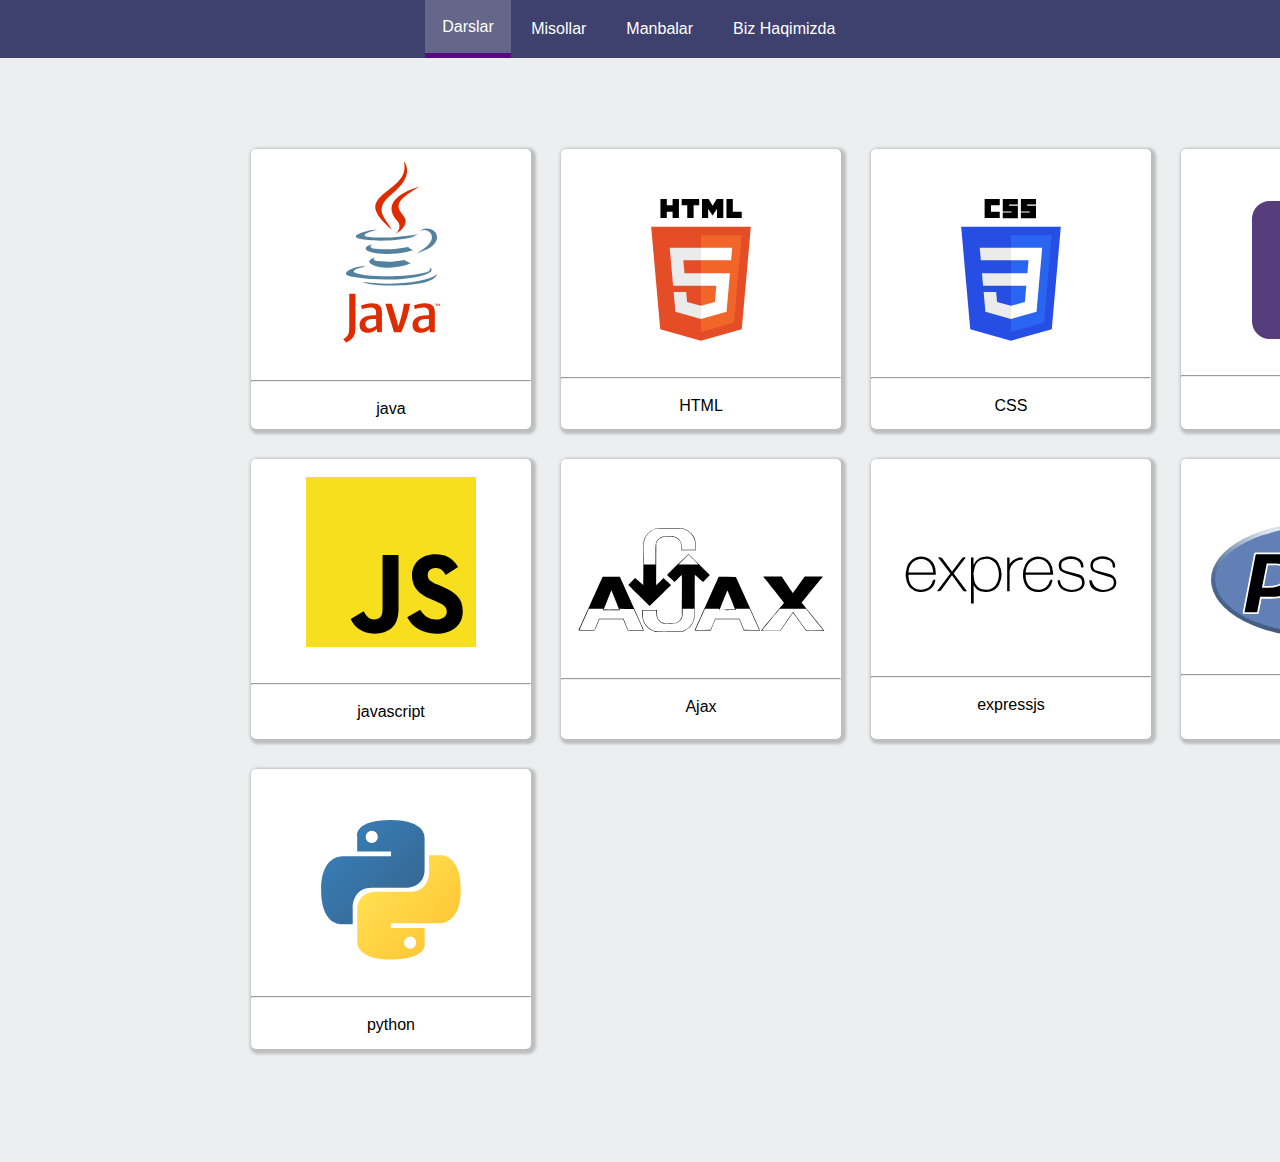
<file: index.html>
<!DOCTYPE html>
<html lang="en">
<head>
    <meta charset="UTF-8">
    <meta http-equiv="X-UA-Compatible" content="IE=edge">
    <meta name="viewport" content="width=device-width, initial-scale=1.0">
    <link rel="stylesheet" href="style.css">
    <link rel="preconnect" href="https://fonts.googleapis.com">
<link rel="preconnect" href="https://fonts.gstatic.com" crossorigin>
<link rel="stylesheet" href="https://cdnjs.cloudflare.com/ajax/libs/font-awesome/6.1.1/css/all.min.css" integrity="sha512-KfkfwYDsLkIlwQp6LFnl8zNdLGxu9YAA1QvwINks4PhcElQSvqcyVLLD9aMhXd13uQjoXtEKNosOWaZqXgel0g==" crossorigin="anonymous" referrerpolicy="no-referrer" />
<link href="https://fonts.googleapis.com/css2?family=Ubuntu:wght@300&display=swap" rel="stylesheet">
    <title>Document</title>
</head>
<body>

<div class="container">
    <a href=""><div class="active">Darslar</div></a>
    <a href="misollar.html"><div>Misollar</div></a>
    <a href="manbalar.html"><div>Manbalar</div></a>
    <a href="biz.html"><div>Biz Haqimizda</div></a>
    <a class="active2" href="house.html"><i class="fa-solid fa-house-chimney"></i></a>
</div>





<br><br><br><br><br>


<div class="katta">
    <div class="box">
        <a href="java.html">
            <div class="col">
                <img src="./java.svg" width="100px">
                <br><br>
                <hr style="width: 100%; color: lightgray;">
                <br>
                <p>java</p>
                    </div>
        </a>
        <a href="html.html">
            <div class="col">
                <br><br>
                <img src="./html.svg" width="100px">
                <br><br>
                <hr style="width: 100%; color: lightgray;">
                <br>
                <p>HTML</p>
            </div>
        </a>
        <a href="css.html">
            <div class="col">
                <br><br>
                <img src="./css.svg" width="100px">
                <br><br>
                <hr style="width: 100%; color: lightgray;">
                <br>
                <p>CSS</p>
            </div>
        </a>
        <a href="bootstrap.html">
            <div class="col">
                <br><br>
                <img src="./bootstrap.svg" width="138px">
                <br><br>
                <hr style="width: 100%; color: lightgray;">
                <br>
                <p>Bootstrap</p>
            </div>
        </a>
        </div>
        
        
        
        
        <div class="box">
        <a href="java.html">
            <div class="col">
                <img src="./javascript.svg" width="170px">
                <br><br>
                <hr style="width: 100%; color: lightgray;">
                <br>
                <p>javascript</p>
                    </div>
        </a>
        <a href="java.html">
            <div class="col">
                <br><br>
                <img src="./ajax.svg.svg" width="260px">
                <br><br>
                <hr style="width: 100%; color: lightgray;">
                <br>
                <p>Ajax</p>
            </div>
        </a>
        <a href="java.html">
            <div class="col">
                <br><br>
                <img src="./expressjs.svg" width="240px">
                <br><br>
                <hr style="width: 100%; color: lightgray;">
                <br>
                <p>expressjs</p>
            </div>
        </a>
        <a href="java.html">
            <div class="col">
                <br><br>
                <img src="./php.svg" width="220px">
                <br><br>
                <hr style="width: 100%; color: lightgray;">
                <br>
                <p>PHP</p>
            </div>
        </a>
        </div>
        
        <div class="box2">
            <a href="java.html">
                <div class="col">
                    <br><br>
                    <img src="./python.svg" width="140px">
                    <br><br>
                    <hr style="width: 100%; color: lightgray;">
                    <br>
                    <p>python</p>
                </div>
            </a>
            
        </div>
        
</div>
<br><br><br><br>












</body>
</html>
</file>
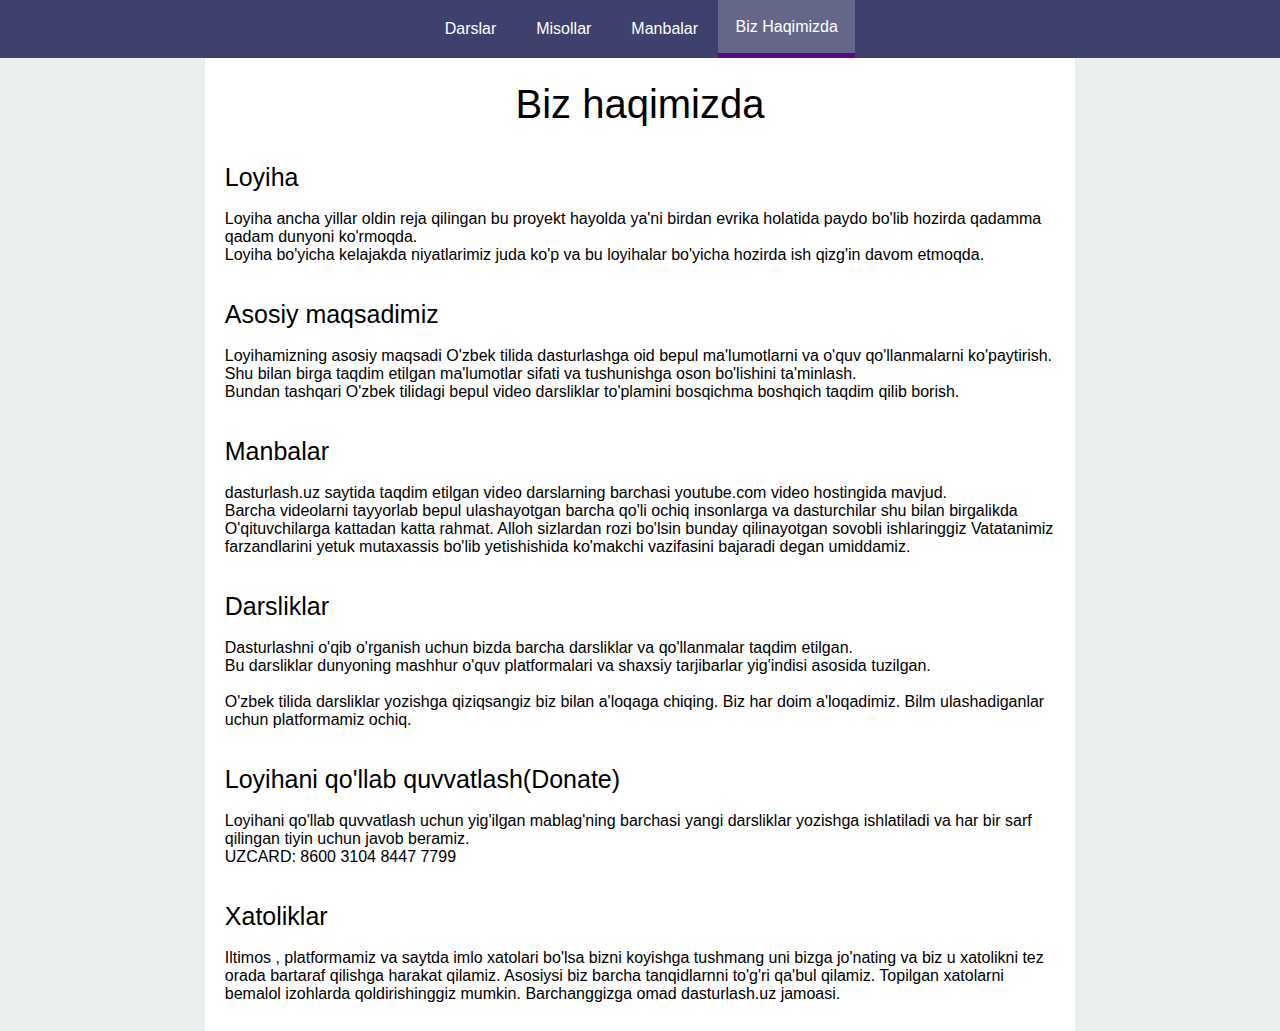
<file: biz.html>
<!DOCTYPE html>
<html lang="en">
<head>
    <meta charset="UTF-8">
    <meta http-equiv="X-UA-Compatible" content="IE=edge">
    <meta name="viewport" content="width=device-width, initial-scale=1.0">
    <link rel="stylesheet" href="biz.css">
    <link rel="preconnect" href="https://fonts.googleapis.com">
<link rel="preconnect" href="https://fonts.gstatic.com" crossorigin>
<link rel="stylesheet" href="https://cdnjs.cloudflare.com/ajax/libs/font-awesome/6.1.1/css/all.min.css" integrity="sha512-KfkfwYDsLkIlwQp6LFnl8zNdLGxu9YAA1QvwINks4PhcElQSvqcyVLLD9aMhXd13uQjoXtEKNosOWaZqXgel0g==" crossorigin="anonymous" referrerpolicy="no-referrer" />
<link href="https://fonts.googleapis.com/css2?family=Ubuntu:wght@300&display=swap" rel="stylesheet">
<link rel="preconnect" href="https://fonts.googleapis.com">
<link rel="preconnect" href="https://fonts.gstatic.com" crossorigin>
<link href="https://fonts.googleapis.com/css2?family=Quicksand:wght@300&family=Ubuntu:wght@300&display=swap" rel="stylesheet"> 
<title>Document</title>
</head>
<body>
    <div class="container">
        <a href="index.html"><div>Darslar</div></a>
        <a href="misollar.html"><div>Misollar</div></a>
        <a href="manbalar.html"><div>Manbalar</div></a>
        <a href="biz.html"><div class="active">Biz Haqimizda</div></a>
        <a class="active2" href="house.html"><i class="fa-solid fa-house-chimney"></i></a>
    </div>

<br><br><br>
<div class="katta">
<br>
<p align="center" style="font-size: 40px;">Biz haqimizda</p>
<br><br>
<p style="font-size: 25px;">Loyiha</p>
<br>
<p>Loyiha ancha yillar oldin reja qilingan bu proyekt hayolda ya'ni birdan evrika holatida paydo bo'lib hozirda qadamma qadam dunyoni ko'rmoqda.</p>
<p>Loyiha bo'yicha kelajakda niyatlarimiz juda ko'p va bu loyihalar bo'yicha hozirda ish qizg'in davom etmoqda.</p>
<br><br>
<p style="font-size: 25px;">Asosiy maqsadimiz</p>
<br>
<p>Loyihamizning asosiy maqsadi O'zbek tilida dasturlashga oid bepul ma'lumotlarni va o'quv qo'llanmalarni ko'paytirish.</p>
<p>Shu bilan birga taqdim etilgan ma'lumotlar sifati va tushunishga oson bo'lishini ta'minlash.</p>
<p>Bundan tashqari O'zbek tilidagi bepul video darsliklar to'plamini bosqichma boshqich taqdim qilib borish.</p>

<br><br>
<p style="font-size: 25px;">Manbalar</p>
<br>
<p>dasturlash.uz saytida taqdim etilgan video darslarning barchasi youtube.com video hostingida mavjud.</p>
<p>Barcha videolarni tayyorlab bepul ulashayotgan barcha qo'li ochiq insonlarga va dasturchilar shu bilan birgalikda O'qituvchilarga kattadan katta rahmat. Alloh sizlardan rozi bo'lsin bunday qilinayotgan sovobli ishlaringgiz Vatatanimiz farzandlarini yetuk mutaxassis bo'lib yetishishida ko'makchi vazifasini bajaradi degan umiddamiz.

</p>

<br><br>
<p style="font-size: 25px;">Darsliklar</p>
<br>
<p>Dasturlashni o'qib o'rganish uchun bizda barcha darsliklar va qo'llanmalar taqdim etilgan.</p>
<p>Bu darsliklar dunyoning mashhur o'quv platformalari va shaxsiy tarjibarlar yig'indisi asosida tuzilgan.

</p>
<br>
<p>O'zbek tilida darsliklar yozishga qiziqsangiz biz bilan a'loqaga chiqing. Biz har doim a'loqadimiz. Bilm ulashadiganlar uchun platformamiz ochiq.
</p>
<br><br>
<p style="font-size: 25px;">Loyihani qo'llab quvvatlash(Donate)</p>
<br>
<p>Loyihani qo'llab quvvatlash uchun yig'ilgan mablag'ning barchasi yangi darsliklar yozishga ishlatiladi va har bir sarf qilingan tiyin uchun javob beramiz.</p>
<p>UZCARD: 8600 3104 8447 7799</p>

<br><br>    
<p style="font-size: 25px;">Xatoliklar</p>
<br>
<p>Iltimos , platformamiz va saytda imlo xatolari bo'lsa bizni koyishga tushmang uni bizga jo'nating va biz u xatolikni tez orada bartaraf qilishga harakat qilamiz. Asosiysi biz barcha tanqidlarnni to'g'ri qa'bul qilamiz. Topilgan xatolarni bemalol izohlarda qoldirishinggiz mumkin. Barchanggizga omad dasturlash.uz jamoasi.</p>

<br>

















</div>















</body>
</html>
</file>
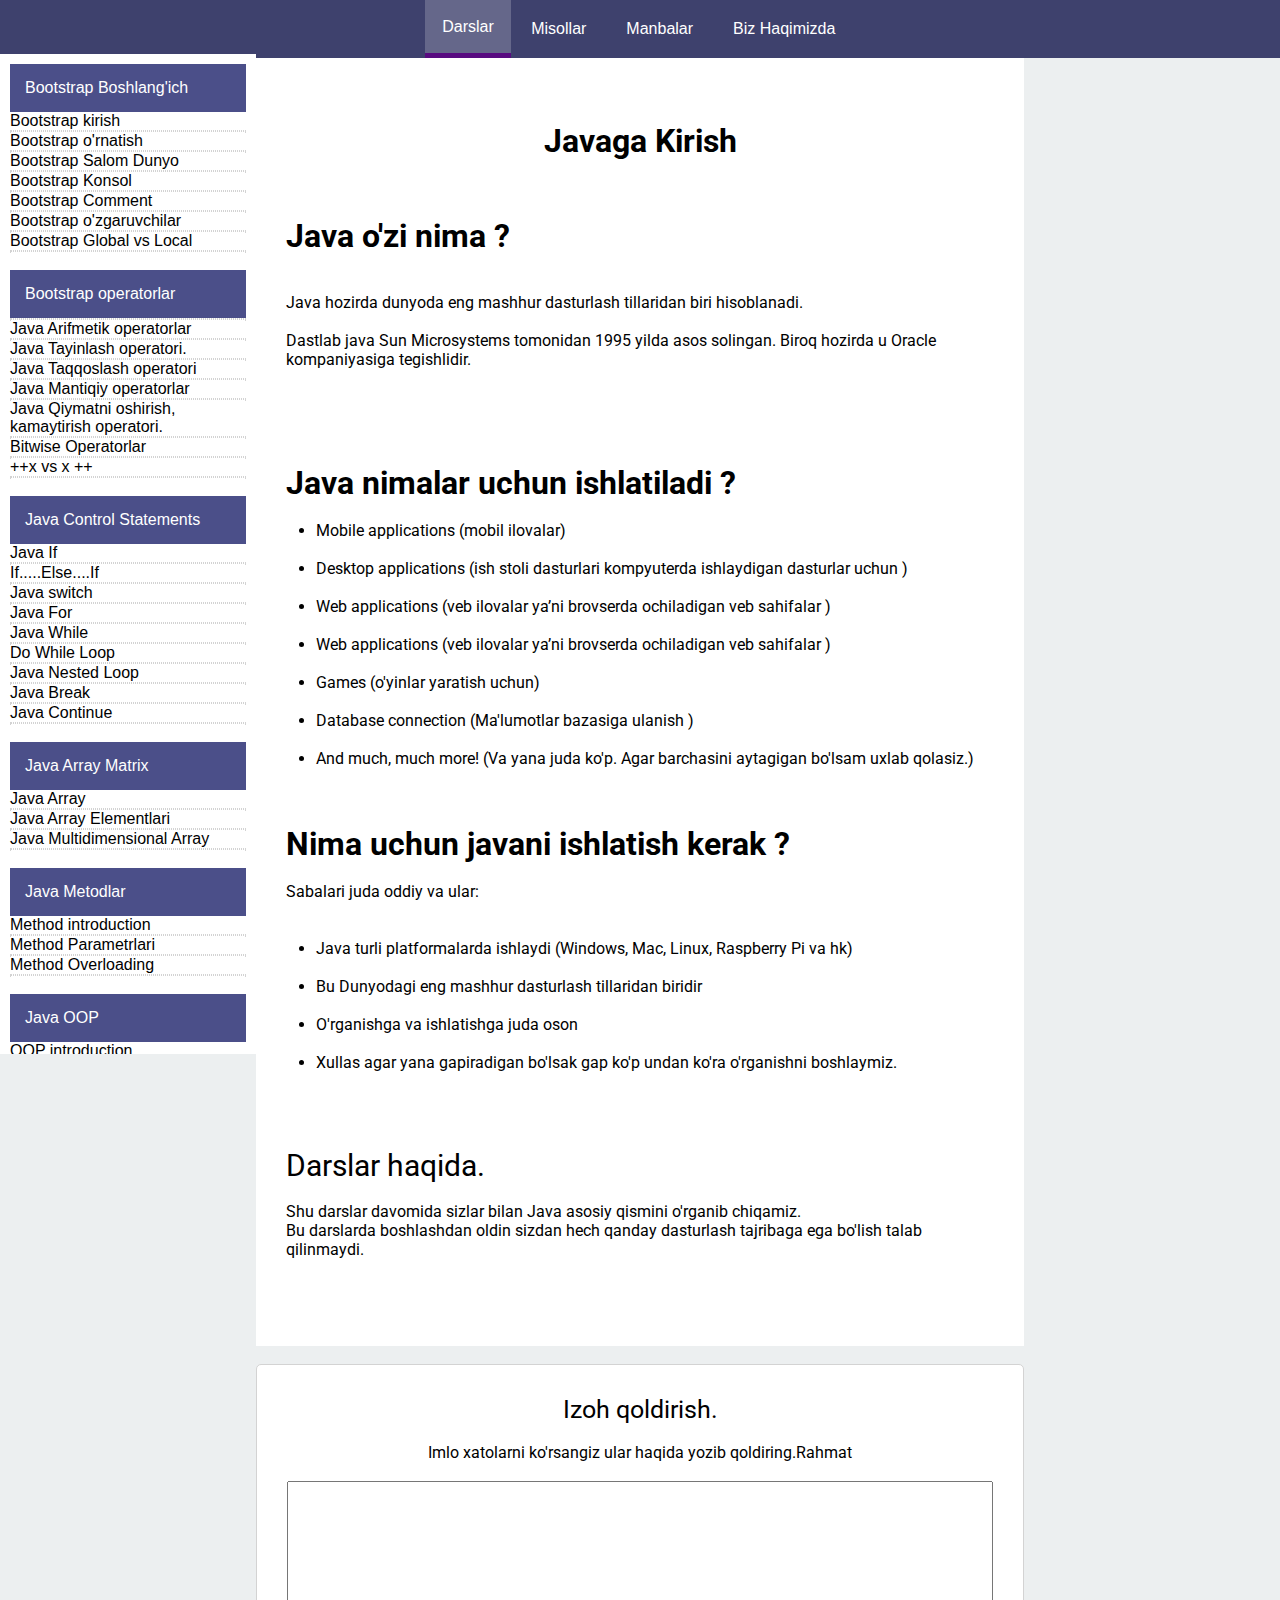
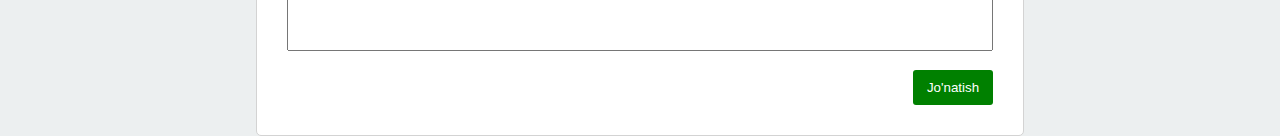
<file: bootstrap.html>
<!DOCTYPE html>
<html lang="en">
<head>
    <meta charset="UTF-8">
    <meta http-equiv="X-UA-Compatible" content="IE=edge">
    <meta name="viewport" content="width=device-width, initial-scale=1.0">
    <link rel="stylesheet" href="style2.css">
    <link rel="preconnect" href="https://fonts.googleapis.com">
<link rel="preconnect" href="https://fonts.gstatic.com" crossorigin>
<link rel="stylesheet" href="https://cdnjs.cloudflare.com/ajax/libs/font-awesome/6.1.1/css/all.min.css" integrity="sha512-KfkfwYDsLkIlwQp6LFnl8zNdLGxu9YAA1QvwINks4PhcElQSvqcyVLLD9aMhXd13uQjoXtEKNosOWaZqXgel0g==" crossorigin="anonymous" referrerpolicy="no-referrer" />
<link href="https://fonts.googleapis.com/css2?family=Ubuntu:wght@300&display=swap" rel="stylesheet">
<link rel="preconnect" href="https://fonts.googleapis.com">
<link rel="preconnect" href="https://fonts.gstatic.com" crossorigin>
<link href="https://fonts.googleapis.com/css2?family=Quicksand:wght@300&family=Roboto&family=Ubuntu:wght@300&display=swap" rel="stylesheet">
    <title>Dasturlash.uz</title>
</head>
<body>
    <div class="container">
        <a class="active3" href="left.html"><i class="fa-solid fa-align-justify"></i></a>
        <a href="index.html"><div class="active">Darslar</div></a>
        <a href="misollar.html"><div>Misollar</div></a>
        <a href="manbalar.html"><div>Manbalar</div></a>
        <a href="biz.html"><div>Biz Haqimizda</div></a>
        <a class="active2" href="house.html"><i class="fa-solid fa-house-chimney"></i></a>
    </div>
    <br><br><br>
<div class="bitta">
    <div class="box">
        <p style="color: white; background-color: #4B4F89;padding: 15px;">  Bootstrap Boshlang'ich</p>
        Bootstrap kirish
      <hr style="border: 1px dotted lightgray;">
      Bootstrap o'rnatish
      <hr style="border: 1px dotted lightgray;">
      Bootstrap Salom Dunyo
      <hr style="border: 1px dotted lightgray;">
      Bootstrap Konsol
      <hr style="border: 1px dotted lightgray;">
      Bootstrap Comment
      <hr style="border: 1px dotted lightgray;">
      Bootstrap o'zgaruvchilar
      <hr style="border: 1px dotted lightgray;">
      Bootstrap Global vs Local
      <hr style="border: 1px dotted lightgray;">
      <br>
      <p style="color: white; background-color: #4B4F89;padding: 15px;"> Bootstrap   operatorlar</p>
      
      <hr style="border: 1px dotted lightgray;">
      Java Arifmetik operatorlar
      <hr style="border: 1px dotted lightgray;">
      Java Tayinlash operatori.
      <hr style="border: 1px dotted lightgray;">
      Java Taqqoslash operatori
      <hr style="border: 1px dotted lightgray;">
      Java Mantiqiy operatorlar
      <hr style="border: 1px dotted lightgray;">
      Java Qiymatni oshirish, kamaytirish operatori.
      <hr style="border: 1px dotted lightgray;">
      Bitwise Operatorlar
      <hr style="border: 1px dotted lightgray;">
      ++x vs x ++
      <hr style="border: 1px dotted lightgray;">
      <br>
      <p style="color: white; background-color: #4B4F89;padding: 15px;">Java Control Statements</p>
      
      
      Java If
      <hr style="border: 1px dotted lightgray;">
      If.....Else....If
      <hr style="border: 1px dotted lightgray;">
      Java switch
      <hr style="border: 1px dotted lightgray;">
      Java For
      <hr style="border: 1px dotted lightgray;">
      Java While
      <hr style="border: 1px dotted lightgray;">
      Do While Loop
      <hr style="border: 1px dotted lightgray;">
      Java Nested Loop
      <hr style="border: 1px dotted lightgray;">
      Java Break
      <hr style="border: 1px dotted lightgray;">
      Java Continue
      <hr style="border: 1px dotted lightgray;">
      <br>
      <p style="color: white; background-color: #4B4F89;padding: 15px;">Java Array Matrix</p>
      
      
      Java Array
      <hr style="border: 1px dotted lightgray;">
      Java Array Elementlari
      <hr style="border: 1px dotted lightgray;">
      Java Multidimensional Array
      <hr style="border: 1px dotted lightgray;">
      <br>
      <p style="color: white; background-color: #4B4F89;padding: 15px;">Java Metodlar</p>
      
      Method introduction
      <hr style="border: 1px dotted lightgray;">
      Method Parametrlari
      <hr style="border: 1px dotted lightgray;">
      Method Overloading
      <hr style="border: 1px dotted lightgray;">
      <br>
      <p style="color: white; background-color: #4B4F89;padding: 15px;">Java OOP</p>
      
      
      OOP introduction
      <hr style="border: 1px dotted lightgray;">
      Class and Object
      <hr style="border: 1px dotted lightgray;">
      Class Attributes
      <hr style="border: 1px dotted lightgray;">
      Class Methods
      <hr style="border: 1px dotted lightgray;">
      Class Constructors
      <hr style="border: 1px dotted lightgray;">
      This
      <hr style="border: 1px dotted lightgray;">
      Packages
      <hr style="border: 1px dotted lightgray;">
      Access Modifiers
      <hr style="border: 1px dotted lightgray;">
      Wrapper classes
      <hr style="border: 1px dotted lightgray;">
      Encapsulation
      <hr style="border: 1px dotted lightgray;">
      Inheritance
      <hr style="border: 1px dotted lightgray;">
      Polymorphism
      <hr style="border: 1px dotted lightgray;">
      Abstract class
      <hr style="border: 1px dotted lightgray;">
      Abstraction
      <hr style="border: 1px dotted lightgray;">
      Final keyword
      <hr style="border: 1px dotted lightgray;">
      Static Keyword
      <hr style="border: 1px dotted lightgray;">
      Interface
      <hr style="border: 1px dotted lightgray;">
      Interface vs Abstract
      <hr style="border: 1px dotted lightgray;">
      Super
      <hr style="border: 1px dotted lightgray;">
      Stack and Heap
      <hr style="border: 1px dotted lightgray;">
      <br>
      <p style="color: white; background-color: #4B4F89;padding: 15px;">Java Enum</p>
      
      
      Enum introduction
      <hr style="border: 1px dotted lightgray;">
      Enum Internal
      <hr style="border: 1px dotted lightgray;">
      Enum Inheritance/Inner
      <hr style="border: 1px dotted lightgray;">
      Enum as Class
      <hr style="border: 1px dotted lightgray;">
      <br>
      <p style="color: white; background-color: #4B4F89;padding: 15px;">Java Generics</p>
      
      
      Generic
      <hr style="border: 1px dotted lightgray;">
      Generic Method
      <hr style="border: 1px dotted lightgray;">
      Generic Class
      <hr style="border: 1px dotted lightgray;">
      Generic Bounded
      <hr style="border: 1px dotted lightgray;">
      Generic Interface
      <hr style="border: 1px dotted lightgray;">
      Generic General
      <hr style="border: 1px dotted lightgray;">
      <br>
      <p style="color: white; background-color: #4B4F89;padding: 15px;">Java Wrapper Class</p>
      
      
      Boolean
      <hr style="border: 1px dotted lightgray;">
      Byte
      <hr style="border: 1px dotted lightgray;">
      Character
      <hr style="border: 1px dotted lightgray;">
      Integer
      <hr style="border: 1px dotted lightgray;">
      Long
      <hr style="border: 1px dotted lightgray;">
      Float
      <hr style="border: 1px dotted lightgray;">
      Double
      <hr style="border: 1px dotted lightgray;">
      <br>
      <p style="color: white; background-color: #4B4F89;padding: 15px;"></p>
      Java Util Classes
      <hr style="border: 1px dotted lightgray;">
      Java Arrays Class
      <hr style="border: 1px dotted lightgray;">  
      Java Scanner
      <hr style="border: 1px dotted lightgray;">
      <br>
      <p style="color: white; background-color: #4B4F89;padding: 15px;">Java Date</p>
      
      
      Date and Time
      <hr style="border: 1px dotted lightgray;">
      Date System Lang
      <hr style="border: 1px dotted lightgray;">
      Date
      <hr style="border: 1px dotted lightgray;">
      Calendar
      <hr style="border: 1px dotted lightgray;">
      LocalDate
      <hr style="border: 1px dotted lightgray;">
      LocalTime
      <hr style="border: 1px dotted lightgray;">
      LocalDateTime
      <hr style="border: 1px dotted lightgray;">
      SimpleDateFormat
      <hr style="border: 1px dotted lightgray;">
      DateTimeFormatter
      <hr style="border: 1px dotted lightgray;">
      <br>
      <p style="color: white; background-color: #4B4F89;padding: 15px;">Java Serialization</p>
      
      
      Serialization introduction
      <hr style="border: 1px dotted lightgray;">
      Object graph
      <hr style="border: 1px dotted lightgray;">
      Transient Key
      <hr style="border: 1px dotted lightgray;">
      Customized Serialization
      <hr style="border: 1px dotted lightgray;">
      Externalizable interface
      <hr style="border: 1px dotted lightgray;">
      SerialVersionUID
      <hr style="border: 1px dotted lightgray;">
      <br>
      <p style="color: white; background-color: #4B4F89;padding: 15px;">Java Http
      </p>
      
      URL
      <hr style="border: 1px dotted lightgray;">
      UrlConnection
      <hr style="border: 1px dotted lightgray;">
      HttpUrlConnection
      <hr style="border: 1px dotted lightgray;">
      HttpUrlConnection Example
      <hr style="border: 1px dotted lightgray;">
      <br>
      <p style="color: white; background-color: #4B4F89;padding: 15px;"></p>
      Java Inner class
      
      Inner class introduction
      <hr style="border: 1px dotted lightgray;">
      Normal inner class
      <hr style="border: 1px dotted lightgray;">
      Method inner class
      <hr style="border: 1px dotted lightgray;">
      Anonymous inner class
      <hr style="border: 1px dotted lightgray;">
      Static inner class
      <hr style="border: 1px dotted lightgray;">
      Various combinations of inner class
      <hr style="border: 1px dotted lightgray;">
      <br>
      <p style="color: white; background-color: #4B4F89;padding: 15px;">
          String methods
      </p>
      
      
      String charAt()
      <hr style="border: 1px dotted lightgray;">
      String length()
      <hr style="border: 1px dotted lightgray;">
      String format()
      <hr style="border: 1px dotted lightgray;">
      String substring()
      <hr style="border: 1px dotted lightgray;">
      String contains()
      <hr style="border: 1px dotted lightgray;">
      String join()
      <hr style="border: 1px dotted lightgray;">
      String equals()
      <hr style="border: 1px dotted lightgray;">
      String equalsIgnoreCase()
      <hr style="border: 1px dotted lightgray;">
      String split()
      <hr style="border: 1px dotted lightgray;">
      String indexOf()
      <hr style="border: 1px dotted lightgray;">
      String lastIndexOf()
      <hr style="border: 1px dotted lightgray;">
      String isEmpty()
      <hr style="border: 1px dotted lightgray;">
      String concat()
      <hr style="border: 1px dotted lightgray;">
      String replace()
      <hr style="border: 1px dotted lightgray;">
      String trim()
      <hr style="border: 1px dotted lightgray;">
      String valueOf()
      <hr style="border: 1px dotted lightgray;">
      String toUpperCase()
      <hr style="border: 1px dotted lightgray;">
      String toLowerCase()
      <hr style="border: 1px dotted lightgray;">
      String startsWith()
      <hr style="border: 1px dotted lightgray;">
      String replaceFirst()
      <hr style="border: 1px dotted lightgray;">
      String replaceAll()
      <hr style="border: 1px dotted lightgray;">
      String getBytes()
      <hr style="border: 1px dotted lightgray;">
      String compareTo()
      <hr style="border: 1px dotted lightgray;">
      String compateToIgnoreCase()
      <hr style="border: 1px dotted lightgray;">
      <br><br><br><br>
      </div>
       
      <div class="box2">
          
      </div>
      
      <div class="ong">
          <br><br>
    <h1 align="center" >Javaga Kirish</h1>
      
      <br><br><br>

    <h1>Java  o'zi nima ?</h1>
    <br><br>
    <p>Java  hozirda dunyoda eng mashhur dasturlash tillaridan biri hisoblanadi.</p>
    <br>
    <p>Dastlab  java  Sun Microsystems  tomonidan  1995 yilda asos solingan. Biroq  hozirda u  Oracle kompaniyasiga tegishlidir.
    </p>
<br><br><br>
<br><br>
    <h1>Java nimalar uchun ishlatiladi ?</h1>
<br>
<ul>
    <li>Mobile applications  (mobil ﻿﻿ilovalar)</li>
    <br>
    <li>Desktop applications (ish stoli dasturlari  kompyuterda ishlaydigan dasturlar uchun )</li>
    <br>
    <li>Web applications  (veb ilovalar ya’ni brovserda ochiladigan veb sahifalar )</li>
    <br>
    <li>Web applications  (veb ilovalar ya’ni brovserda ochiladigan veb sahifalar )</li>
    <br>
    <li>Games (o'yinlar yaratish uchun)</li>
    <br>
    <li>Database connection  (Ma'lumotlar bazasiga ulanish )</li>
    <br>
    <li>And much, much more! (Va yana juda ko'p. Agar barchasini aytagigan bo'lsam uxlab qolasiz.)</li>
</ul>
     
<br><br><br>
<h1>Nima uchun javani ishlatish kerak ?</h1>
<br>
<p>Sabalari juda oddiy va ular:</p>
<br>
<br>
<ul>
     <li>Java turli platformalarda ishlaydi (Windows, Mac, Linux, Raspberry Pi va hk)</li>
    <br>
   <li>Bu Dunyodagi eng mashhur dasturlash tillaridan biridir</li>
    <br>
 <li>O'rganishga va ishlatishga juda oson</li>
    <br>
<li>Xullas agar yana gapiradigan bo'lsak gap ko'p  undan ko'ra o'rganishni boshlaymiz.</li>
</ul>
     
<br><br><br><br>
<p style="font-size: 30px;">Darslar haqida.</p>
<br>
<p>Shu  darslar davomida sizlar bilan Java asosiy qismini o'rganib chiqamiz. </p>
<p>﻿﻿Bu darslarda boshlashdan oldin sizdan hech qanday dasturlash tajribaga ega bo'lish talab qilinmaydi.</p>
<br><br><br>
</div>
<br>

    <div align="center" class="ong2">
        <p style="font-size: 25px;">Izoh qoldirish.</p>
        <br>
        <p>Imlo xatolarni ko'rsangiz ular haqida yozib qoldiring.Rahmat</p>
        <br>
        <input class="input" type="text">
        <br>
        <div class="jjj">
            <input  class="jonat" type="submit" value="Jo'natish">
        </div>
           </div>
        

</div>












</body>
</html>
</file>
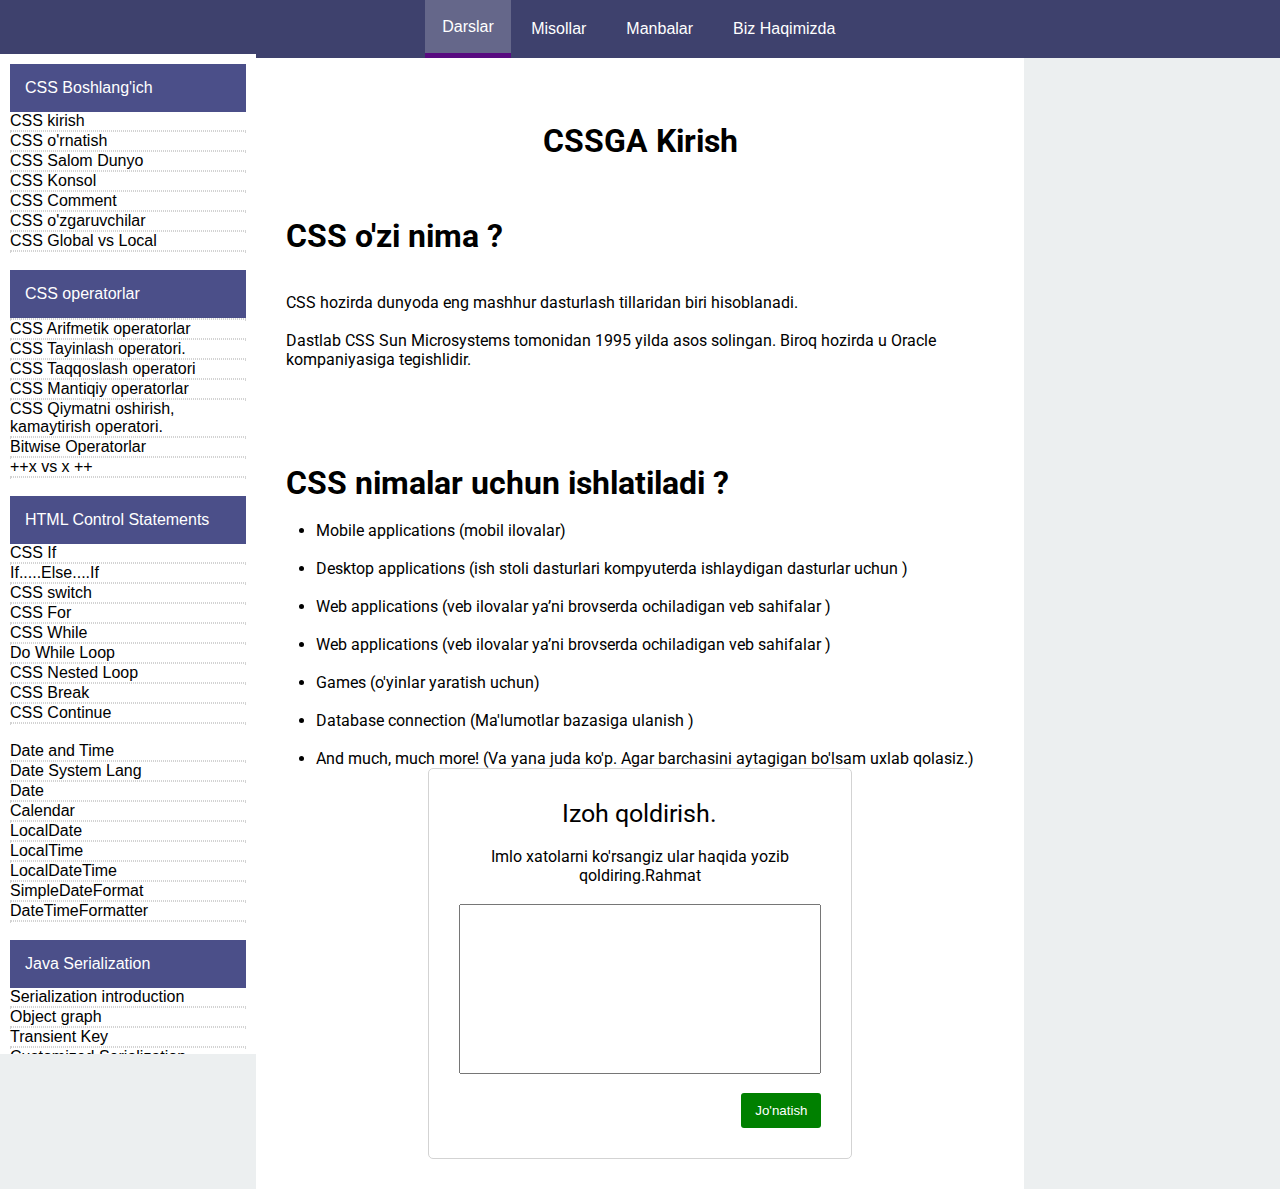
<file: css.html>
<!DOCTYPE html>
<html lang="en">
<head>
    <meta charset="UTF-8">
    <meta http-equiv="X-UA-Compatible" content="IE=edge">
    <meta name="viewport" content="width=device-width, initial-scale=1.0">
    <link rel="stylesheet" href="java.css">
    <link rel="preconnect" href="https://fonts.googleapis.com">
<link rel="preconnect" href="https://fonts.gstatic.com" crossorigin>
<link rel="stylesheet" href="https://cdnjs.cloudflare.com/ajax/libs/font-awesome/6.1.1/css/all.min.css" integrity="sha512-KfkfwYDsLkIlwQp6LFnl8zNdLGxu9YAA1QvwINks4PhcElQSvqcyVLLD9aMhXd13uQjoXtEKNosOWaZqXgel0g==" crossorigin="anonymous" referrerpolicy="no-referrer" />
<link href="https://fonts.googleapis.com/css2?family=Ubuntu:wght@300&display=swap" rel="stylesheet">
<link rel="preconnect" href="https://fonts.googleapis.com">
<link rel="preconnect" href="https://fonts.gstatic.com" crossorigin>
<link href="https://fonts.googleapis.com/css2?family=Quicksand:wght@300&family=Roboto&family=Ubuntu:wght@300&display=swap" rel="stylesheet">
    <title>Dasturlash.uz</title>
</head>
<body>
    <div class="container">
        <a class="active3" href="left.html"><i class="fa-solid fa-align-justify"></i></a>
        <a href="index.html"><div class="active">Darslar</div></a>
        <a href="misollar.html"><div>Misollar</div></a>
        <a href="manbalar.html"><div>Manbalar</div></a>
        <a href="biz.html"><div>Biz Haqimizda</div></a>
        <a class="active2" href="house.html"><i class="fa-solid fa-house-chimney"></i></a>
    </div>
    <br><br><br>
<div class="bitta">
    <div class="box">
        <p style="color: white; background-color: #4B4F89;padding: 15px;">  CSS Boshlang'ich</p>
        CSS kirish
      <hr style="border: 1px dotted lightgray;">
      CSS o'rnatish
      <hr style="border: 1px dotted lightgray;">
      CSS Salom Dunyo
      <hr style="border: 1px dotted lightgray;">
      CSS Konsol
      <hr style="border: 1px dotted lightgray;">
      CSS Comment
      <hr style="border: 1px dotted lightgray;">
      CSS o'zgaruvchilar
      <hr style="border: 1px dotted lightgray;">
      CSS Global vs Local
      <hr style="border: 1px dotted lightgray;">
      <br>
      <p style="color: white; background-color: #4B4F89;padding: 15px;"> CSS operatorlar</p>
      
      <hr style="border: 1px dotted lightgray;">
      CSS Arifmetik operatorlar
      <hr style="border: 1px dotted lightgray;">
      CSS Tayinlash operatori.
      <hr style="border: 1px dotted lightgray;">
      CSS Taqqoslash operatori
      <hr style="border: 1px dotted lightgray;">
      CSS Mantiqiy operatorlar
      <hr style="border: 1px dotted lightgray;">
      CSS Qiymatni oshirish, kamaytirish operatori.
      <hr style="border: 1px dotted lightgray;">
      Bitwise Operatorlar
      <hr style="border: 1px dotted lightgray;">
      ++x vs x ++
      <hr style="border: 1px dotted lightgray;">
      <br>
      <p style="color: white; background-color: #4B4F89;padding: 15px;">HTML Control Statements</p>
      
      
      CSS If
      <hr style="border: 1px dotted lightgray;">
      If.....Else....If
      <hr style="border: 1px dotted lightgray;">
      CSS switch
      <hr style="border: 1px dotted lightgray;">
      CSS For
      <hr style="border: 1px dotted lightgray;">
      CSS While
      <hr style="border: 1px dotted lightgray;">
      Do While Loop
      <hr style="border: 1px dotted lightgray;">
      CSS Nested Loop
      <hr style="border: 1px dotted lightgray;">
      CSS Break
      <hr style="border: 1px dotted lightgray;">
      CSS Continue
      <hr style="border: 1px dotted lightgray;">
      <br>
    
      Date and Time
      <hr style="border: 1px dotted lightgray;">
      Date System Lang
      <hr style="border: 1px dotted lightgray;">
      Date
      <hr style="border: 1px dotted lightgray;">
      Calendar
      <hr style="border: 1px dotted lightgray;">
      LocalDate
      <hr style="border: 1px dotted lightgray;">
      LocalTime
      <hr style="border: 1px dotted lightgray;">
      LocalDateTime
      <hr style="border: 1px dotted lightgray;">
      SimpleDateFormat
      <hr style="border: 1px dotted lightgray;">
      DateTimeFormatter
      <hr style="border: 1px dotted lightgray;">
      <br>
      <p style="color: white; background-color: #4B4F89;padding: 15px;">Java Serialization</p>
      
      
      Serialization introduction
      <hr style="border: 1px dotted lightgray;">
      Object graph
      <hr style="border: 1px dotted lightgray;">
      Transient Key
      <hr style="border: 1px dotted lightgray;">
      Customized Serialization
      <hr style="border: 1px dotted lightgray;">
      Externalizable interface
      <hr style="border: 1px dotted lightgray;">
      SerialVersionUID
      <hr style="border: 1px dotted lightgray;">
      <br>
      
      

      

      <br><br><br><br>
      </div>
       
      <div class="box2">
          
      </div>
      
      <div class="ong">
          <br><br>
    <h1 align="center" >CSSGA Kirish</h1>
      
      <br><br><br>

    <h1>CSS  o'zi nima ?</h1>
    <br><br>
    <p>CSS  hozirda dunyoda eng mashhur dasturlash tillaridan biri hisoblanadi.</p>
    <br>
    <p>Dastlab  CSS  Sun Microsystems  tomonidan  1995 yilda asos solingan. Biroq  hozirda u  Oracle kompaniyasiga tegishlidir.
    </p>
<br><br><br>
<br><br>
    <h1>CSS nimalar uchun ishlatiladi ?</h1>
<br>
<ul>
    <li>Mobile applications  (mobil ﻿﻿ilovalar)</li>
    <br>
    <li>Desktop applications (ish stoli dasturlari  kompyuterda ishlaydigan dasturlar uchun )</li>
    <br>
    <li>Web applications  (veb ilovalar ya’ni brovserda ochiladigan veb sahifalar )</li>
    <br>
    <li>Web applications  (veb ilovalar ya’ni brovserda ochiladigan veb sahifalar )</li>
    <br>
    <li>Games (o'yinlar yaratish uchun)</li>
    <br>
    <li>Database connection  (Ma'lumotlar bazasiga ulanish )</li>
    <br>
    <li>And much, much more! (Va yana juda ko'p. Agar barchasini aytagigan bo'lsam uxlab qolasiz.)</li>
</ul>
     

    <div align="center" class="ong2">
        <p style="font-size: 25px;">Izoh qoldirish.</p>
        <br>
        <p>Imlo xatolarni ko'rsangiz ular haqida yozib qoldiring.Rahmat</p>
        <br>
        <input class="input" type="text">
        <br>
        <div class="jjj">
            <input  class="jonat" type="submit" value="Jo'natish">
        </div>
           </div>
        

</div>












</body>
</html>
</file>
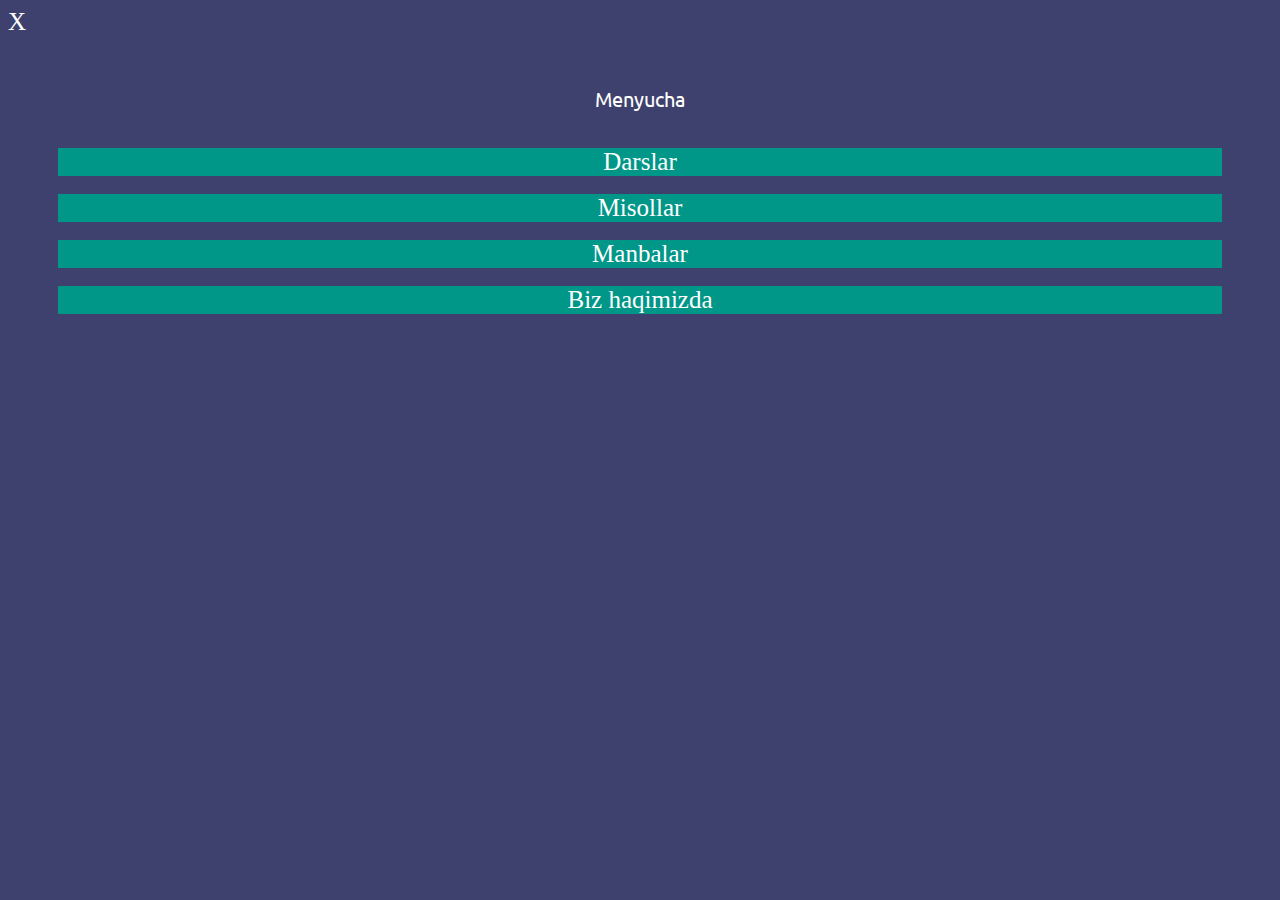
<file: house.html>
<!DOCTYPE html>
<html lang="en">
<head>
    <meta charset="UTF-8">
    <meta http-equiv="X-UA-Compatible" content="IE=edge">
    <meta name="viewport" content="width=device-width, initial-scale=1.0">
    <link rel="stylesheet" href="house.css">
    <link rel="preconnect" href="https://fonts.googleapis.com">
<link rel="preconnect" href="https://fonts.gstatic.com" crossorigin>
<link href="https://fonts.googleapis.com/css2?family=Ubuntu:wght@300&display=swap" rel="stylesheet">
    <title>Document</title>
</head>
<body  style="background-color: #3E416D;">

<a style="color: white; text-decoration: none; background-color: #3E416D;" href="index.html">X</a>
    <div style="display: flex; padding: 50px; justify-content: center; align-items: center; flex-direction: column;" class="conatiner2">
        <a class="one" href="">Menyucha</a>
        <br>
        <br>
<a href="index.html"><div class="active">Darslar</div></a>
<br>
<a href="misollar.html"><div>Misollar</div></a>
<br>
<a href="manbalar.html"><div>Manbalar</div></a>
<br>
<a href="biz.html"><div>Biz haqimizda</div></a>
    </div>



































</body>
</html>
</file>
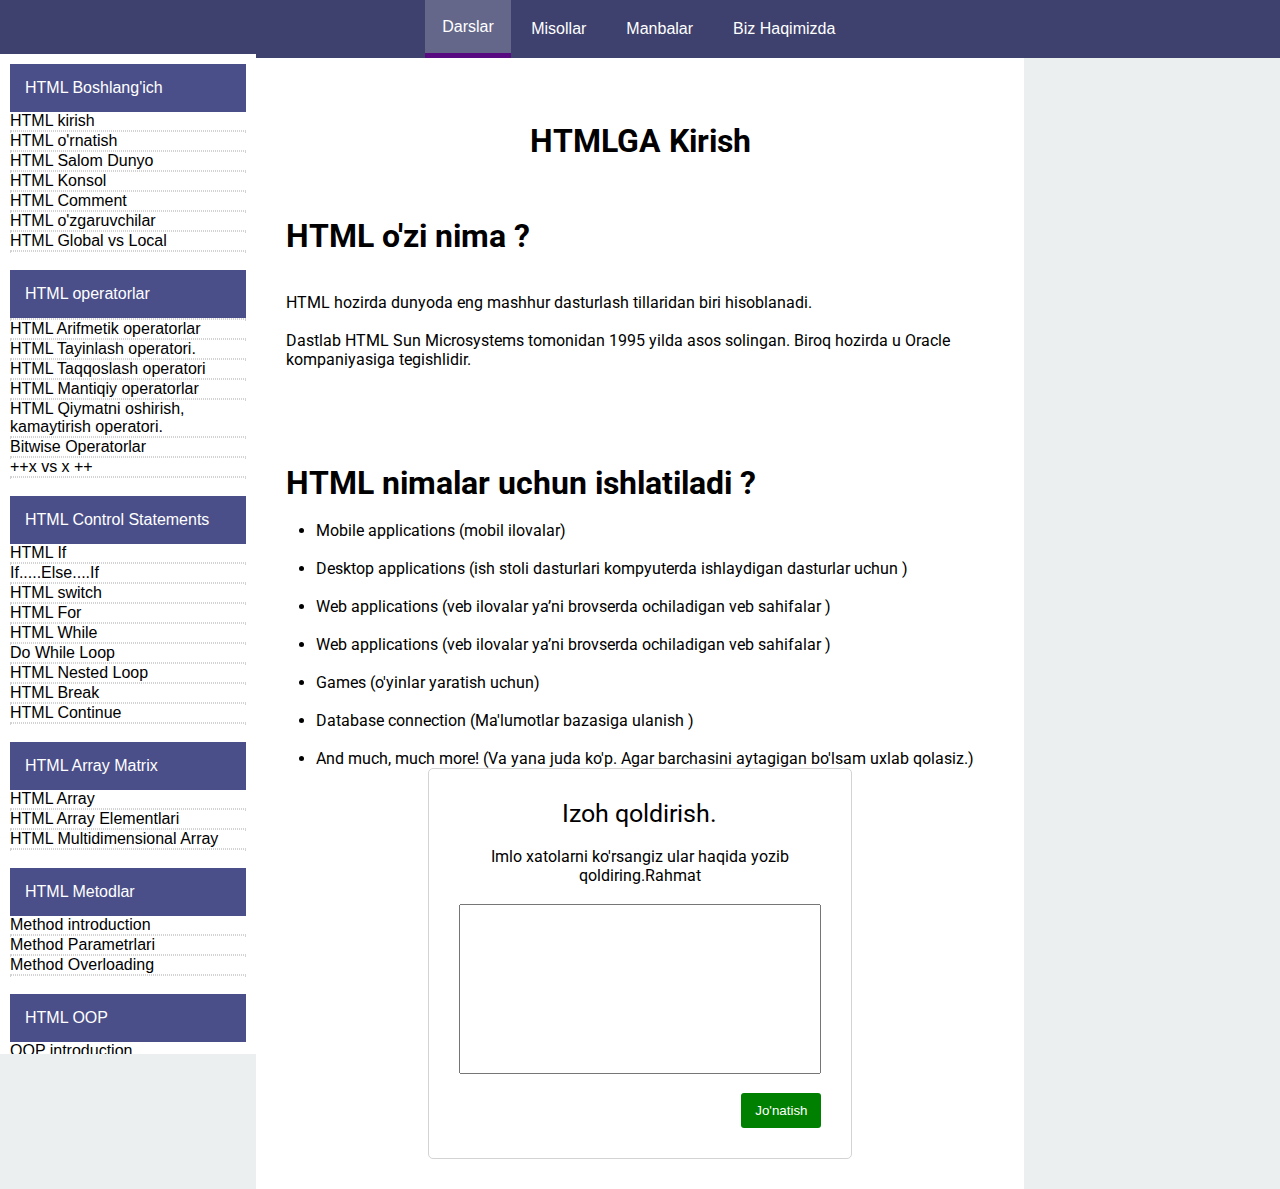
<file: html.html>
<!DOCTYPE html>
<html lang="en">
<head>
    <meta charset="UTF-8">
    <meta http-equiv="X-UA-Compatible" content="IE=edge">
    <meta name="viewport" content="width=device-width, initial-scale=1.0">
    <link rel="stylesheet" href="java.css">
    <link rel="preconnect" href="https://fonts.googleapis.com">
<link rel="preconnect" href="https://fonts.gstatic.com" crossorigin>
<link rel="stylesheet" href="https://cdnjs.cloudflare.com/ajax/libs/font-awesome/6.1.1/css/all.min.css" integrity="sha512-KfkfwYDsLkIlwQp6LFnl8zNdLGxu9YAA1QvwINks4PhcElQSvqcyVLLD9aMhXd13uQjoXtEKNosOWaZqXgel0g==" crossorigin="anonymous" referrerpolicy="no-referrer" />
<link href="https://fonts.googleapis.com/css2?family=Ubuntu:wght@300&display=swap" rel="stylesheet">
<link rel="preconnect" href="https://fonts.googleapis.com">
<link rel="preconnect" href="https://fonts.gstatic.com" crossorigin>
<link href="https://fonts.googleapis.com/css2?family=Quicksand:wght@300&family=Roboto&family=Ubuntu:wght@300&display=swap" rel="stylesheet">
    <title>Dasturlash.uz</title>
</head>
<body>
    <div class="container">
        <a class="active3" href="left.html"><i class="fa-solid fa-align-justify"></i></a>
        <a href="index.html"><div class="active">Darslar</div></a>
        <a href="misollar.html"><div>Misollar</div></a>
        <a href="manbalar.html"><div>Manbalar</div></a>
        <a href="biz.html"><div>Biz Haqimizda</div></a>
        <a class="active2" href="house.html"><i class="fa-solid fa-house-chimney"></i></a>
    </div>
    <br><br><br>
<div class="bitta">
    <div class="box">
        <p style="color: white; background-color: #4B4F89;padding: 15px;">  HTML Boshlang'ich</p>
        HTML kirish
      <hr style="border: 1px dotted lightgray;">
      HTML o'rnatish
      <hr style="border: 1px dotted lightgray;">
      HTML Salom Dunyo
      <hr style="border: 1px dotted lightgray;">
      HTML Konsol
      <hr style="border: 1px dotted lightgray;">
      HTML Comment
      <hr style="border: 1px dotted lightgray;">
      HTML o'zgaruvchilar
      <hr style="border: 1px dotted lightgray;">
      HTML Global vs Local
      <hr style="border: 1px dotted lightgray;">
      <br>
      <p style="color: white; background-color: #4B4F89;padding: 15px;"> HTML operatorlar</p>
      
      <hr style="border: 1px dotted lightgray;">
      HTML Arifmetik operatorlar
      <hr style="border: 1px dotted lightgray;">
      HTML Tayinlash operatori.
      <hr style="border: 1px dotted lightgray;">
      HTML Taqqoslash operatori
      <hr style="border: 1px dotted lightgray;">
      HTML Mantiqiy operatorlar
      <hr style="border: 1px dotted lightgray;">
      HTML Qiymatni oshirish, kamaytirish operatori.
      <hr style="border: 1px dotted lightgray;">
      Bitwise Operatorlar
      <hr style="border: 1px dotted lightgray;">
      ++x vs x ++
      <hr style="border: 1px dotted lightgray;">
      <br>
      <p style="color: white; background-color: #4B4F89;padding: 15px;">HTML Control Statements</p>
      
      
      HTML If
      <hr style="border: 1px dotted lightgray;">
      If.....Else....If
      <hr style="border: 1px dotted lightgray;">
      HTML switch
      <hr style="border: 1px dotted lightgray;">
      HTML For
      <hr style="border: 1px dotted lightgray;">
      HTML While
      <hr style="border: 1px dotted lightgray;">
      Do While Loop
      <hr style="border: 1px dotted lightgray;">
      HTML Nested Loop
      <hr style="border: 1px dotted lightgray;">
      HTML Break
      <hr style="border: 1px dotted lightgray;">
      HTML Continue
      <hr style="border: 1px dotted lightgray;">
      <br>
      <p style="color: white; background-color: #4B4F89;padding: 15px;">HTML Array Matrix</p>
      
      
      HTML Array
      <hr style="border: 1px dotted lightgray;">
      HTML Array Elementlari
      <hr style="border: 1px dotted lightgray;">
      HTML Multidimensional Array
      <hr style="border: 1px dotted lightgray;">
      <br>
      <p style="color: white; background-color: #4B4F89;padding: 15px;">HTML Metodlar</p>
      
      Method introduction
      <hr style="border: 1px dotted lightgray;">
      Method Parametrlari
      <hr style="border: 1px dotted lightgray;">
      Method Overloading
      <hr style="border: 1px dotted lightgray;">
      <br>
      <p style="color: white; background-color: #4B4F89;padding: 15px;">HTML OOP</p>
      
      
      OOP introduction
      <hr style="border: 1px dotted lightgray;">
      Class and Object
      <hr style="border: 1px dotted lightgray;">
      Class Attributes
      <hr style="border: 1px dotted lightgray;">
      Class Methods
      <hr style="border: 1px dotted lightgray;">
      Class Constructors
      <hr style="border: 1px dotted lightgray;">
      This
      <hr style="border: 1px dotted lightgray;">
      Packages
      <hr style="border: 1px dotted lightgray;">
      Access Modifiers
      <hr style="border: 1px dotted lightgray;">
      Wrapper classes
      <hr style="border: 1px dotted lightgray;">
      Encapsulation
      <hr style="border: 1px dotted lightgray;">
      Inheritance
      <hr style="border: 1px dotted lightgray;">
      Polymorphism
      <hr style="border: 1px dotted lightgray;">
      Abstract class
      <hr style="border: 1px dotted lightgray;">
      Abstraction
      <hr style="border: 1px dotted lightgray;">
      Final keyword
      <hr style="border: 1px dotted lightgray;">
      Static Keyword
      <hr style="border: 1px dotted lightgray;">
      Interface
      <hr style="border: 1px dotted lightgray;">
      Interface vs Abstract
      <hr style="border: 1px dotted lightgray;">
      Super
      <hr style="border: 1px dotted lightgray;">
      Stack and Heap
      <hr style="border: 1px dotted lightgray;">

      
      

      

      <br><br><br><br>
      </div>
       
      <div class="box2">
          
      </div>
      
      <div class="ong">
          <br><br>
    <h1 align="center" >HTMLGA Kirish</h1>
      
      <br><br><br>

    <h1>HTML  o'zi nima ?</h1>
    <br><br>
    <p>HTML  hozirda dunyoda eng mashhur dasturlash tillaridan biri hisoblanadi.</p>
    <br>
    <p>Dastlab  HTML  Sun Microsystems  tomonidan  1995 yilda asos solingan. Biroq  hozirda u  Oracle kompaniyasiga tegishlidir.
    </p>
<br><br><br>
<br><br>
    <h1>HTML nimalar uchun ishlatiladi ?</h1>
<br>
<ul>
    <li>Mobile applications  (mobil ﻿﻿ilovalar)</li>
    <br>
    <li>Desktop applications (ish stoli dasturlari  kompyuterda ishlaydigan dasturlar uchun )</li>
    <br>
    <li>Web applications  (veb ilovalar ya’ni brovserda ochiladigan veb sahifalar )</li>
    <br>
    <li>Web applications  (veb ilovalar ya’ni brovserda ochiladigan veb sahifalar )</li>
    <br>
    <li>Games (o'yinlar yaratish uchun)</li>
    <br>
    <li>Database connection  (Ma'lumotlar bazasiga ulanish )</li>
    <br>
    <li>And much, much more! (Va yana juda ko'p. Agar barchasini aytagigan bo'lsam uxlab qolasiz.)</li>
</ul>
     

    <div align="center" class="ong2">
        <p style="font-size: 25px;">Izoh qoldirish.</p>
        <br>
        <p>Imlo xatolarni ko'rsangiz ular haqida yozib qoldiring.Rahmat</p>
        <br>
        <input class="input" type="text">
        <br>
        <div class="jjj">
            <input  class="jonat" type="submit" value="Jo'natish">
        </div>
           </div>
        

</div>












</body>
</html>
</file>
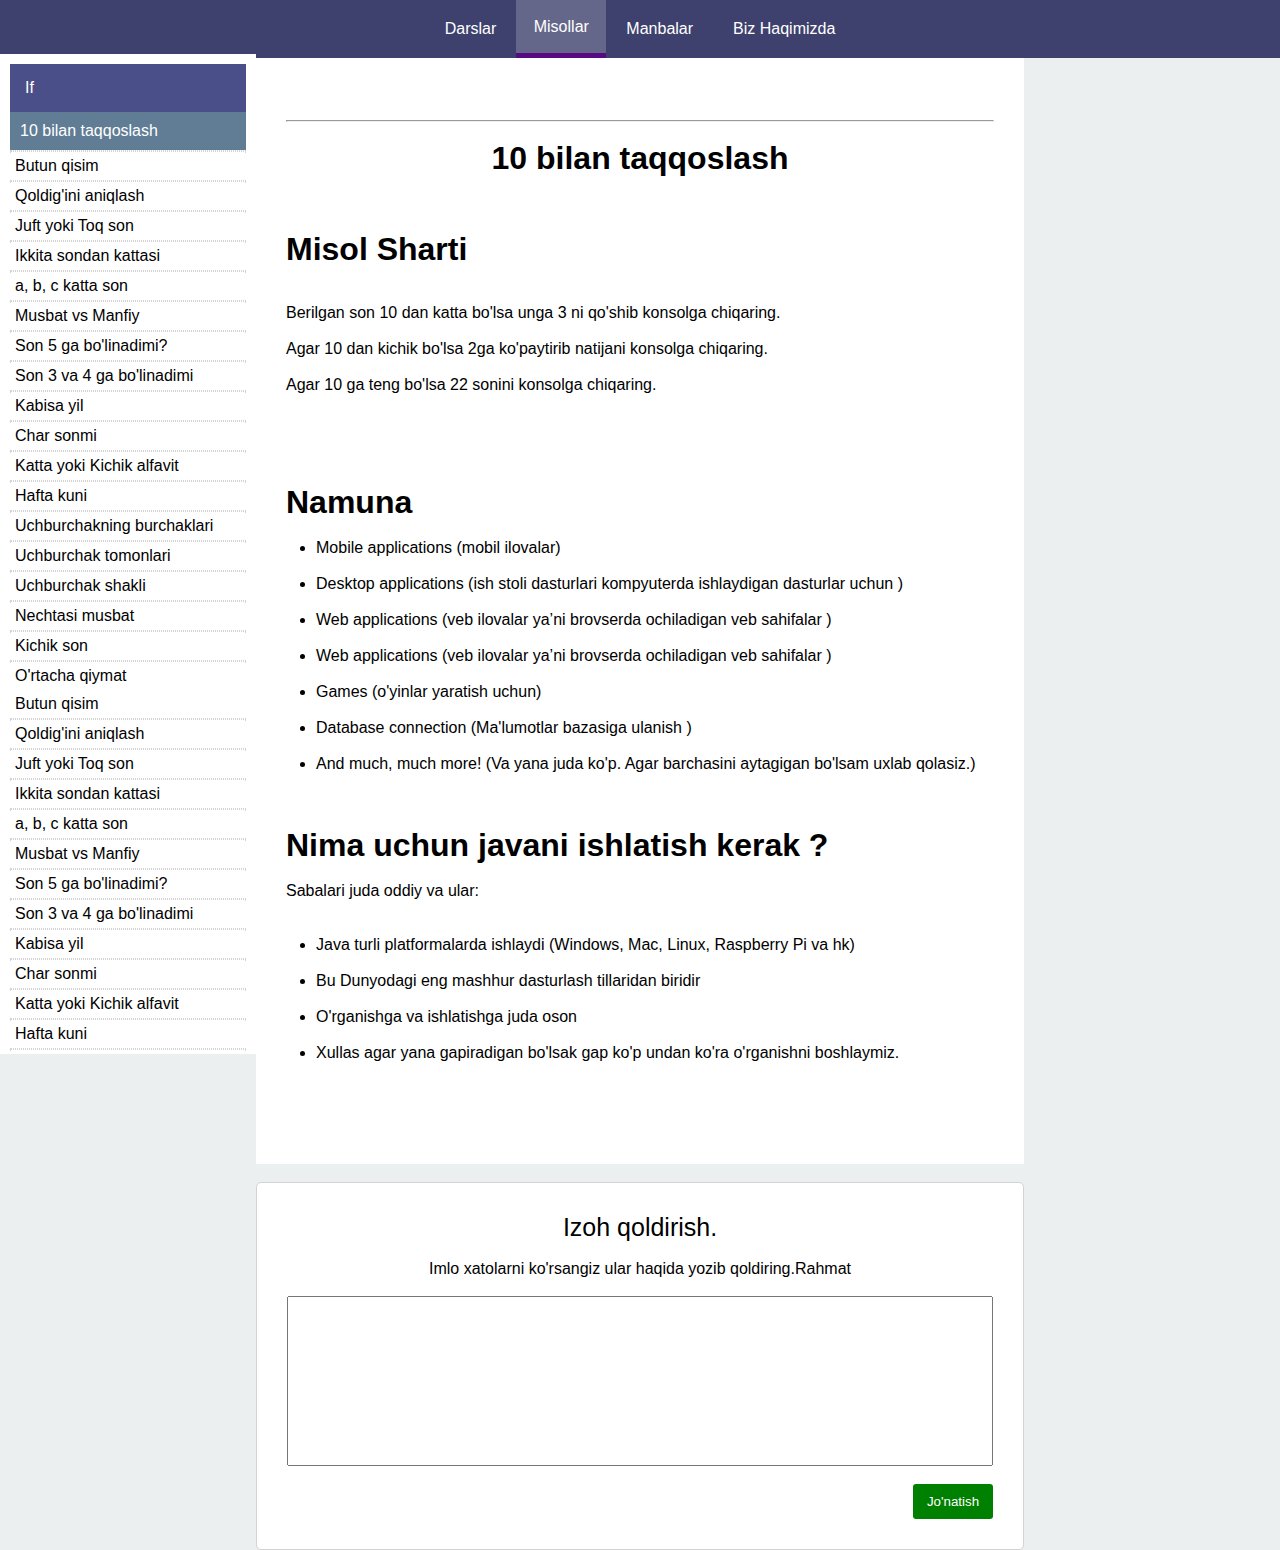
<file: if.html>
<!DOCTYPE html>
<html lang="en">
<head>
    <meta charset="UTF-8">
    <meta http-equiv="X-UA-Compatible" content="IE=edge">
    <meta name="viewport" content="width=device-width, initial-scale=1.0">
    <link rel="stylesheet" href="if.css">
    <link rel="preconnect" href="https://fonts.googleapis.com">
<link rel="preconnect" href="https://fonts.gstatic.com" crossorigin>
<link rel="stylesheet" href="https://cdnjs.cloudflare.com/ajax/libs/font-awesome/6.1.1/css/all.min.css" integrity="sha512-KfkfwYDsLkIlwQp6LFnl8zNdLGxu9YAA1QvwINks4PhcElQSvqcyVLLD9aMhXd13uQjoXtEKNosOWaZqXgel0g==" crossorigin="anonymous" referrerpolicy="no-referrer" />
<link href="https://fonts.googleapis.com/css2?family=Ubuntu:wght@300&display=swap" rel="stylesheet">
    <title>Document</title>
</head>
<body>
    <div class="container">
        <a class="active3" href="left.html"><i class="fa-solid fa-align-justify"></i></a>
        <a href="index.html"><div>Darslar</div></a>
        <a href="misollar.html"><div class="active">Misollar</div></a>
        <a href="manbalar.html"><div>Manbalar</div></a>
        <a href="biz.html"><div>Biz Haqimizda</div></a>
        <a class="active2" href="house.html"><i class="fa-solid fa-house-chimney"></i></a>
    </div>


    <br>
    <div class="bitta">
        <br><br>
        <div class="box">
            <p style="color: white; background-color: #4B4F89;padding: 15px;">  If</p>
      <p style="color: white; background-color: #607D95; padding: 10px;">10 bilan taqqoslash</p>
          <hr style="border: 1px dotted lightgray;">
<p style="padding: 5px;"> Butun qisim</p>
          <hr style="border: 1px dotted lightgray;">
<p style="padding: 5px;">          Qoldig'ini aniqlash﻿﻿</p>
          <hr style="border: 1px dotted lightgray;">
<p style="padding: 5px;">          Juft yoki Toq son</p>
          <hr style="border: 1px dotted lightgray;">
<p style="padding: 5px;">          Ikkita sondan kattasi</p>
          <hr style="border: 1px dotted lightgray;">
<p style="padding: 5px;">          a, b, c katta son</p>
          <hr style="border: 1px dotted lightgray;">
<p style="padding: 5px;">          Musbat vs Manfiy</p>
          <hr style="border: 1px dotted lightgray;">
<p style="padding: 5px;">          Son 5 ga bo'linadimi?</p>
          <hr style="border: 1px dotted lightgray;">
<p style="padding: 5px;">          Son 3 va 4 ga bo'linadimi</p>
          <hr style="border: 1px dotted lightgray;">
<p style="padding: 5px;">          Kabisa yil</p>
          <hr style="border: 1px dotted lightgray;">
<p style="padding: 5px;">          Char sonmi</p>
          <hr style="border: 1px dotted lightgray;">
<p style="padding: 5px;">          Katta yoki Kichik alfavit</p>
          <hr style="border: 1px dotted lightgray;">
<p style="padding: 5px;">          Hafta kuni</p>
          <hr style="border: 1px dotted lightgray;">
<p style="padding: 5px;">          Uchburchakning burchaklari</p>
          <hr style="border: 1px dotted lightgray;">
<p style="padding: 5px;">          Uchburchak tomonlari</p>
          <hr style="border: 1px dotted lightgray;">
<p style="padding: 5px;">          Uchburchak shakli</p>
          <hr style="border: 1px dotted lightgray;">
<p style="padding: 5px;">          Nechtasi musbat</p>
          <hr style="border: 1px dotted lightgray;">
<p style="padding: 5px;">          Kichik son</p>
          <hr style="border: 1px dotted lightgray;">
<p style="padding: 5px;">          O'rtacha qiymat</p>
<p style="padding: 5px;"> Butun qisim</p>
<hr style="border: 1px dotted lightgray;">
<p style="padding: 5px;">          Qoldig'ini aniqlash﻿﻿</p>
<hr style="border: 1px dotted lightgray;">
<p style="padding: 5px;">          Juft yoki Toq son</p>
<hr style="border: 1px dotted lightgray;">
<p style="padding: 5px;">          Ikkita sondan kattasi</p>
<hr style="border: 1px dotted lightgray;">
<p style="padding: 5px;">          a, b, c katta son</p>
<hr style="border: 1px dotted lightgray;">
<p style="padding: 5px;">          Musbat vs Manfiy</p>
<hr style="border: 1px dotted lightgray;">
<p style="padding: 5px;">          Son 5 ga bo'linadimi?</p>
<hr style="border: 1px dotted lightgray;">
<p style="padding: 5px;">          Son 3 va 4 ga bo'linadimi</p>
<hr style="border: 1px dotted lightgray;">
<p style="padding: 5px;">          Kabisa yil</p>
<hr style="border: 1px dotted lightgray;">
<p style="padding: 5px;">          Char sonmi</p>
<hr style="border: 1px dotted lightgray;">
<p style="padding: 5px;">          Katta yoki Kichik alfavit</p>
<hr style="border: 1px dotted lightgray;">
<p style="padding: 5px;">          Hafta kuni</p>
<hr style="border: 1px dotted lightgray;">
<p style="padding: 5px;">          Uchburchakning burchaklari</p>
<hr style="border: 1px dotted lightgray;">
<p style="padding: 5px;">          Uchburchak tomonlari</p>
<hr style="border: 1px dotted lightgray;">
<p style="padding: 5px;">          Uchburchak shakli</p>
<hr style="border: 1px dotted lightgray;">
<p style="padding: 5px;">          Nechtasi musbat</p>
<hr style="border: 1px dotted lightgray;">
<p style="padding: 5px;">          Kichik son</p>
<hr style="border: 1px dotted lightgray;">
<p style="padding: 5px;">          O'rtacha qiymat</p>
          <br>
          <br><br><br><br>
          </div>

    
        </div>
      
        <div class="ong">
            <br><br>
            <hr> 
            <br>
      <h1 align="center" >10 bilan taqqoslash</h1>
        
        <br><br><br>
  
      <h1>Misol Sharti</h1>
      <br><br>
<p>Berilgan son 10 dan katta bo'lsa unga 3 ni qo'shib konsolga chiqaring.</p>      <br>
<p>Agar 10 dan kichik bo'lsa 2ga ko'paytirib natijani konsolga chiqaring.</p>  <br>
<p>Agar 10 ga teng bo'lsa 22 sonini konsolga chiqaring.</p>
  <br><br><br>
  <br><br>
      <h1>Namuna</h1>
  <br>
  <ul>
      <li>Mobile applications  (mobil ﻿﻿ilovalar)</li>
      <br>
      <li>Desktop applications (ish stoli dasturlari  kompyuterda ishlaydigan dasturlar uchun )</li>
      <br>
      <li>Web applications  (veb ilovalar ya’ni brovserda ochiladigan veb sahifalar )</li>
      <br>
      <li>Web applications  (veb ilovalar ya’ni brovserda ochiladigan veb sahifalar )</li>
      <br>
      <li>Games (o'yinlar yaratish uchun)</li>
      <br>
      <li>Database connection  (Ma'lumotlar bazasiga ulanish )</li>
      <br>
      <li>And much, much more! (Va yana juda ko'p. Agar barchasini aytagigan bo'lsam uxlab qolasiz.)</li>
  </ul>
       
  <br><br><br>
  <h1>Nima uchun javani ishlatish kerak ?</h1>
  <br>
  <p>Sabalari juda oddiy va ular:</p>
  <br>
  <br>
  <ul>
       <li>Java turli platformalarda ishlaydi (Windows, Mac, Linux, Raspberry Pi va hk)</li>
      <br>
     <li>Bu Dunyodagi eng mashhur dasturlash tillaridan biridir</li>
      <br>
   <li>O'rganishga va ishlatishga juda oson</li>
      <br>
  <li>Xullas agar yana gapiradigan bo'lsak gap ko'p  undan ko'ra o'rganishni boshlaymiz.</li>
  </ul>
       
  <br><br><br><br>

  </div>
  <br>
  
      <div align="center" class="ong2">
          <p style="font-size: 25px;">Izoh qoldirish.</p>
          <br>
          <p>Imlo xatolarni ko'rsangiz ular haqida yozib qoldiring.Rahmat</p>
          <br>
          <input class="input" type="text">
          <br>
          <div class="jjj">
              <input  class="jonat" type="submit" value="Jo'natish">
          </div>
             </div>
          
  
  </div>
  

</body>
</html>
</file>
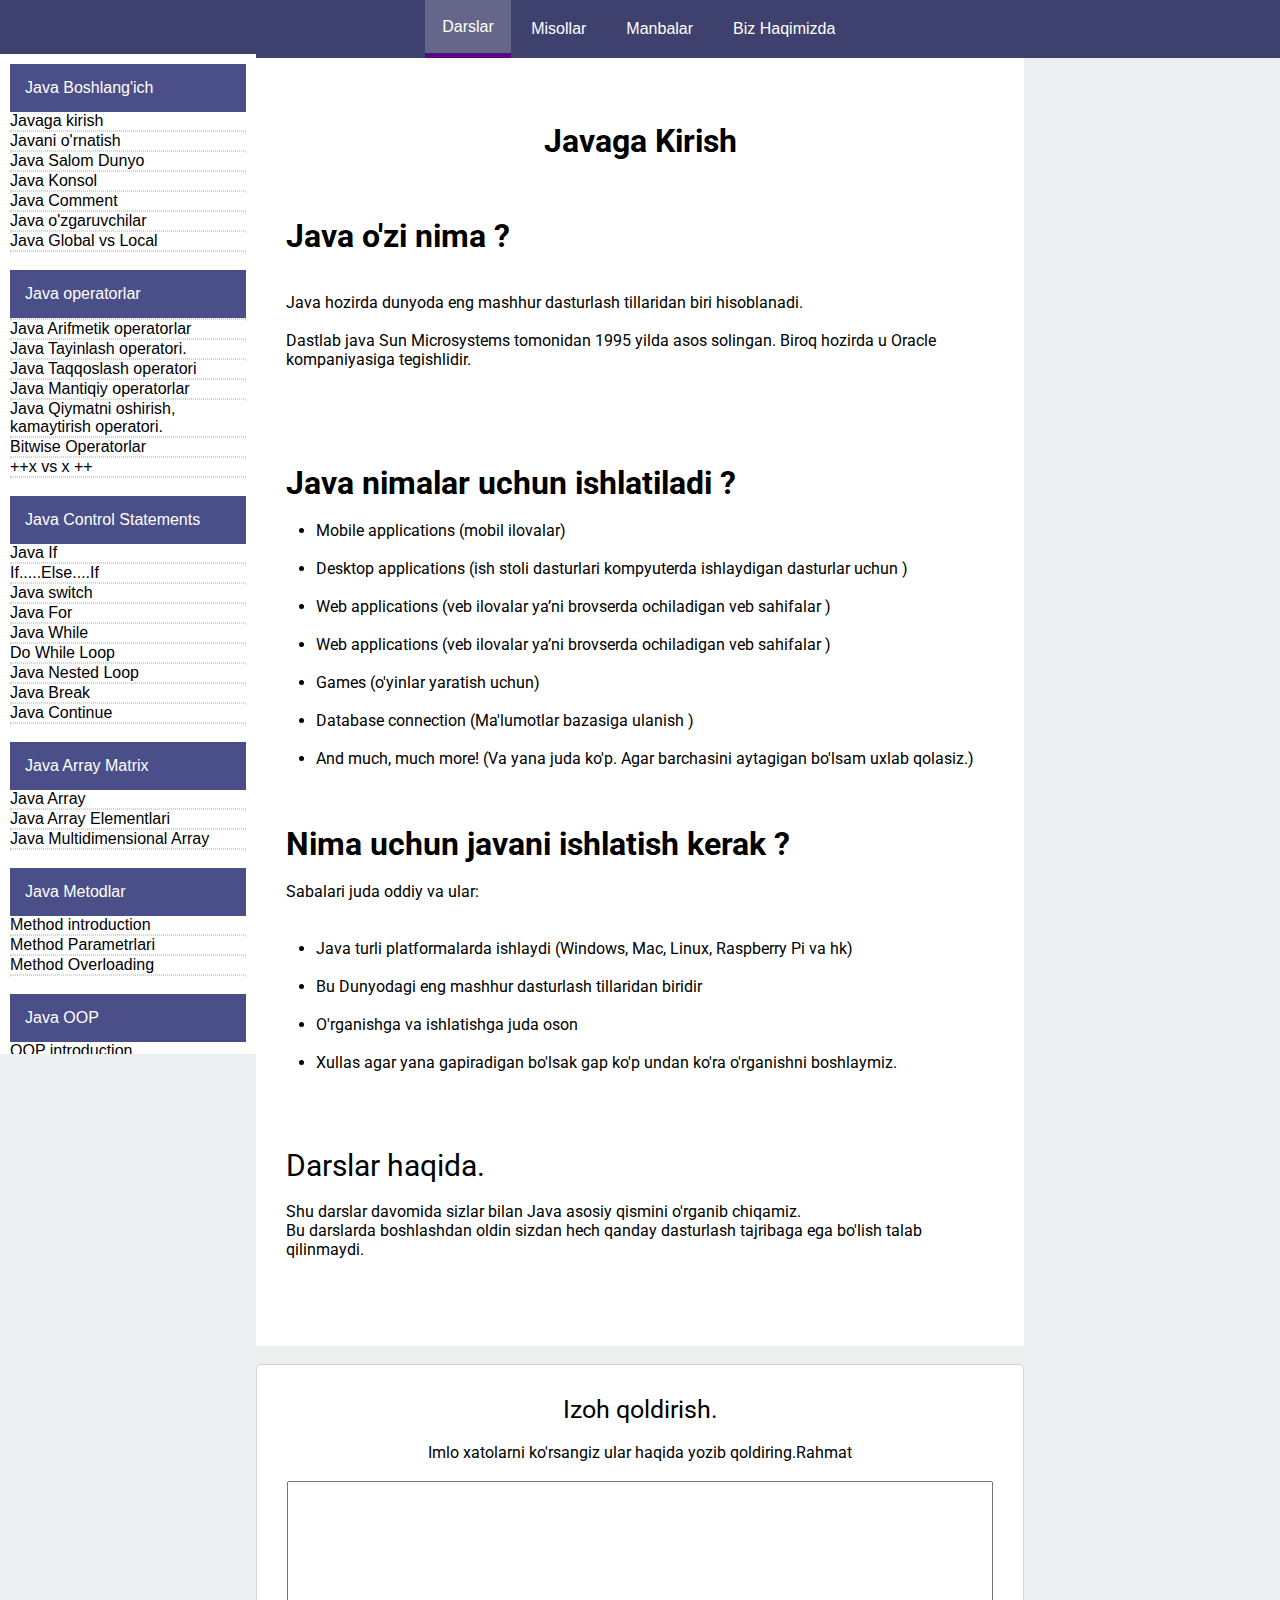
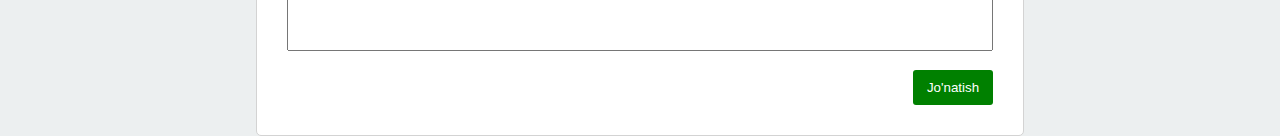
<file: java.html>
<!DOCTYPE html>
<html lang="en">
<head>
    <meta charset="UTF-8">
    <meta http-equiv="X-UA-Compatible" content="IE=edge">
    <meta name="viewport" content="width=device-width, initial-scale=1.0">
    <link rel="stylesheet" href="java.css">
    <link rel="preconnect" href="https://fonts.googleapis.com">
<link rel="preconnect" href="https://fonts.gstatic.com" crossorigin>
<link rel="stylesheet" href="https://cdnjs.cloudflare.com/ajax/libs/font-awesome/6.1.1/css/all.min.css" integrity="sha512-KfkfwYDsLkIlwQp6LFnl8zNdLGxu9YAA1QvwINks4PhcElQSvqcyVLLD9aMhXd13uQjoXtEKNosOWaZqXgel0g==" crossorigin="anonymous" referrerpolicy="no-referrer" />
<link href="https://fonts.googleapis.com/css2?family=Ubuntu:wght@300&display=swap" rel="stylesheet">
<link rel="preconnect" href="https://fonts.googleapis.com">
<link rel="preconnect" href="https://fonts.gstatic.com" crossorigin>
<link href="https://fonts.googleapis.com/css2?family=Quicksand:wght@300&family=Roboto&family=Ubuntu:wght@300&display=swap" rel="stylesheet">
    <title>Dasturlash.uz</title>
</head>
<body>
    <div class="container">
        <a class="active3" href="left.html"><i class="fa-solid fa-align-justify"></i></a>
        <a href="index.html"><div class="active">Darslar</div></a>
        <a href="misollar.html"><div>Misollar</div></a>
        <a href="manbalar.html"><div>Manbalar</div></a>
        <a href="biz.html"><div>Biz Haqimizda</div></a>
        <a class="active2" href="house.html"><i class="fa-solid fa-house-chimney"></i></a>
    </div>
    <br><br><br>
<div class="bitta">
    <div class="box">
        <p style="color: white; background-color: #4B4F89;padding: 15px;">  Java Boshlang'ich</p>
      Javaga kirish
      <hr style="border: 1px dotted lightgray;">
      Javani o'rnatish
      <hr style="border: 1px dotted lightgray;">
      Java Salom Dunyo
      <hr style="border: 1px dotted lightgray;">
      Java Konsol
      <hr style="border: 1px dotted lightgray;">
      Java Comment
      <hr style="border: 1px dotted lightgray;">
      Java o'zgaruvchilar
      <hr style="border: 1px dotted lightgray;">
      Java Global vs Local
      <hr style="border: 1px dotted lightgray;">
      <br>
      <p style="color: white; background-color: #4B4F89;padding: 15px;"> Java operatorlar</p>
      
      <hr style="border: 1px dotted lightgray;">
      Java Arifmetik operatorlar
      <hr style="border: 1px dotted lightgray;">
      Java Tayinlash operatori.
      <hr style="border: 1px dotted lightgray;">
      Java Taqqoslash operatori
      <hr style="border: 1px dotted lightgray;">
      Java Mantiqiy operatorlar
      <hr style="border: 1px dotted lightgray;">
      Java Qiymatni oshirish, kamaytirish operatori.
      <hr style="border: 1px dotted lightgray;">
      Bitwise Operatorlar
      <hr style="border: 1px dotted lightgray;">
      ++x vs x ++
      <hr style="border: 1px dotted lightgray;">
      <br>
      <p style="color: white; background-color: #4B4F89;padding: 15px;">Java Control Statements</p>
      
      
      Java If
      <hr style="border: 1px dotted lightgray;">
      If.....Else....If
      <hr style="border: 1px dotted lightgray;">
      Java switch
      <hr style="border: 1px dotted lightgray;">
      Java For
      <hr style="border: 1px dotted lightgray;">
      Java While
      <hr style="border: 1px dotted lightgray;">
      Do While Loop
      <hr style="border: 1px dotted lightgray;">
      Java Nested Loop
      <hr style="border: 1px dotted lightgray;">
      Java Break
      <hr style="border: 1px dotted lightgray;">
      Java Continue
      <hr style="border: 1px dotted lightgray;">
      <br>
      <p style="color: white; background-color: #4B4F89;padding: 15px;">Java Array Matrix</p>
      
      
      Java Array
      <hr style="border: 1px dotted lightgray;">
      Java Array Elementlari
      <hr style="border: 1px dotted lightgray;">
      Java Multidimensional Array
      <hr style="border: 1px dotted lightgray;">
      <br>
      <p style="color: white; background-color: #4B4F89;padding: 15px;">Java Metodlar</p>
      
      Method introduction
      <hr style="border: 1px dotted lightgray;">
      Method Parametrlari
      <hr style="border: 1px dotted lightgray;">
      Method Overloading
      <hr style="border: 1px dotted lightgray;">
      <br>
      <p style="color: white; background-color: #4B4F89;padding: 15px;">Java OOP</p>
      
      
      OOP introduction
      <hr style="border: 1px dotted lightgray;">
      Class and Object
      <hr style="border: 1px dotted lightgray;">
      Class Attributes
      <hr style="border: 1px dotted lightgray;">
      Class Methods
      <hr style="border: 1px dotted lightgray;">
      Class Constructors
      <hr style="border: 1px dotted lightgray;">
      This
      <hr style="border: 1px dotted lightgray;">
      Packages
      <hr style="border: 1px dotted lightgray;">
      Access Modifiers
      <hr style="border: 1px dotted lightgray;">
      Wrapper classes
      <hr style="border: 1px dotted lightgray;">
      Encapsulation
      <hr style="border: 1px dotted lightgray;">
      Inheritance
      <hr style="border: 1px dotted lightgray;">
      Polymorphism
      <hr style="border: 1px dotted lightgray;">
      Abstract class
      <hr style="border: 1px dotted lightgray;">
      Abstraction
      <hr style="border: 1px dotted lightgray;">
      Final keyword
      <hr style="border: 1px dotted lightgray;">
      Static Keyword
      <hr style="border: 1px dotted lightgray;">
      Interface
      <hr style="border: 1px dotted lightgray;">
      Interface vs Abstract
      <hr style="border: 1px dotted lightgray;">
      Super
      <hr style="border: 1px dotted lightgray;">
      Stack and Heap
      <hr style="border: 1px dotted lightgray;">
      <br>
      <p style="color: white; background-color: #4B4F89;padding: 15px;">Java Enum</p>
      
      
      Enum introduction
      <hr style="border: 1px dotted lightgray;">
      Enum Internal
      <hr style="border: 1px dotted lightgray;">
      Enum Inheritance/Inner
      <hr style="border: 1px dotted lightgray;">
      Enum as Class
      <hr style="border: 1px dotted lightgray;">
      <br>
      <p style="color: white; background-color: #4B4F89;padding: 15px;">Java Generics</p>
      
      
      Generic
      <hr style="border: 1px dotted lightgray;">
      Generic Method
      <hr style="border: 1px dotted lightgray;">
      Generic Class
      <hr style="border: 1px dotted lightgray;">
      Generic Bounded
      <hr style="border: 1px dotted lightgray;">
      Generic Interface
      <hr style="border: 1px dotted lightgray;">
      Generic General
      <hr style="border: 1px dotted lightgray;">
      <br>
      <p style="color: white; background-color: #4B4F89;padding: 15px;">Java Wrapper Class</p>
      
      
      Boolean
      <hr style="border: 1px dotted lightgray;">
      Byte
      <hr style="border: 1px dotted lightgray;">
      Character
      <hr style="border: 1px dotted lightgray;">
      Integer
      <hr style="border: 1px dotted lightgray;">
      Long
      <hr style="border: 1px dotted lightgray;">
      Float
      <hr style="border: 1px dotted lightgray;">
      Double
      <hr style="border: 1px dotted lightgray;">
      <br>
      <p style="color: white; background-color: #4B4F89;padding: 15px;"></p>
      Java Util Classes
      <hr style="border: 1px dotted lightgray;">
      Java Arrays Class
      <hr style="border: 1px dotted lightgray;">  
      Java Scanner
      <hr style="border: 1px dotted lightgray;">
      <br>
      <p style="color: white; background-color: #4B4F89;padding: 15px;">Java Date</p>
      
      
      Date and Time
      <hr style="border: 1px dotted lightgray;">
      Date System Lang
      <hr style="border: 1px dotted lightgray;">
      Date
      <hr style="border: 1px dotted lightgray;">
      Calendar
      <hr style="border: 1px dotted lightgray;">
      LocalDate
      <hr style="border: 1px dotted lightgray;">
      LocalTime
      <hr style="border: 1px dotted lightgray;">
      LocalDateTime
      <hr style="border: 1px dotted lightgray;">
      SimpleDateFormat
      <hr style="border: 1px dotted lightgray;">
      DateTimeFormatter
      <hr style="border: 1px dotted lightgray;">
      <br>
      <p style="color: white; background-color: #4B4F89;padding: 15px;">Java Serialization</p>
      
      
      Serialization introduction
      <hr style="border: 1px dotted lightgray;">
      Object graph
      <hr style="border: 1px dotted lightgray;">
      Transient Key
      <hr style="border: 1px dotted lightgray;">
      Customized Serialization
      <hr style="border: 1px dotted lightgray;">
      Externalizable interface
      <hr style="border: 1px dotted lightgray;">
      SerialVersionUID
      <hr style="border: 1px dotted lightgray;">
      <br>
      <p style="color: white; background-color: #4B4F89;padding: 15px;">Java Http
      </p>
      
      URL
      <hr style="border: 1px dotted lightgray;">
      UrlConnection
      <hr style="border: 1px dotted lightgray;">
      HttpUrlConnection
      <hr style="border: 1px dotted lightgray;">
      HttpUrlConnection Example
      <hr style="border: 1px dotted lightgray;">
      <br>
      <p style="color: white; background-color: #4B4F89;padding: 15px;"></p>
      Java Inner class
      
      Inner class introduction
      <hr style="border: 1px dotted lightgray;">
      Normal inner class
      <hr style="border: 1px dotted lightgray;">
      Method inner class
      <hr style="border: 1px dotted lightgray;">
      Anonymous inner class
      <hr style="border: 1px dotted lightgray;">
      Static inner class
      <hr style="border: 1px dotted lightgray;">
      Various combinations of inner class
      <hr style="border: 1px dotted lightgray;">
      <br>
      <p style="color: white; background-color: #4B4F89;padding: 15px;">
          String methods
      </p>
      
      
      String charAt()
      <hr style="border: 1px dotted lightgray;">
      String length()
      <hr style="border: 1px dotted lightgray;">
      String format()
      <hr style="border: 1px dotted lightgray;">
      String substring()
      <hr style="border: 1px dotted lightgray;">
      String contains()
      <hr style="border: 1px dotted lightgray;">
      String join()
      <hr style="border: 1px dotted lightgray;">
      String equals()
      <hr style="border: 1px dotted lightgray;">
      String equalsIgnoreCase()
      <hr style="border: 1px dotted lightgray;">
      String split()
      <hr style="border: 1px dotted lightgray;">
      String indexOf()
      <hr style="border: 1px dotted lightgray;">
      String lastIndexOf()
      <hr style="border: 1px dotted lightgray;">
      String isEmpty()
      <hr style="border: 1px dotted lightgray;">
      String concat()
      <hr style="border: 1px dotted lightgray;">
      String replace()
      <hr style="border: 1px dotted lightgray;">
      String trim()
      <hr style="border: 1px dotted lightgray;">
      String valueOf()
      <hr style="border: 1px dotted lightgray;">
      String toUpperCase()
      <hr style="border: 1px dotted lightgray;">
      String toLowerCase()
      <hr style="border: 1px dotted lightgray;">
      String startsWith()
      <hr style="border: 1px dotted lightgray;">
      String replaceFirst()
      <hr style="border: 1px dotted lightgray;">
      String replaceAll()
      <hr style="border: 1px dotted lightgray;">
      String getBytes()
      <hr style="border: 1px dotted lightgray;">
      String compareTo()
      <hr style="border: 1px dotted lightgray;">
      String compateToIgnoreCase()
      <hr style="border: 1px dotted lightgray;">
      <br><br><br><br>
      </div>
       
      <div class="box2">
          
      </div>
      
      <div class="ong">
          <br><br>
    <h1 align="center" >Javaga Kirish</h1>
      
      <br><br><br>

    <h1>Java  o'zi nima ?</h1>
    <br><br>
    <p>Java  hozirda dunyoda eng mashhur dasturlash tillaridan biri hisoblanadi.</p>
    <br>
    <p>Dastlab  java  Sun Microsystems  tomonidan  1995 yilda asos solingan. Biroq  hozirda u  Oracle kompaniyasiga tegishlidir.
    </p>
<br><br><br>
<br><br>
    <h1>Java nimalar uchun ishlatiladi ?</h1>
<br>
<ul>
    <li>Mobile applications  (mobil ﻿﻿ilovalar)</li>
    <br>
    <li>Desktop applications (ish stoli dasturlari  kompyuterda ishlaydigan dasturlar uchun )</li>
    <br>
    <li>Web applications  (veb ilovalar ya’ni brovserda ochiladigan veb sahifalar )</li>
    <br>
    <li>Web applications  (veb ilovalar ya’ni brovserda ochiladigan veb sahifalar )</li>
    <br>
    <li>Games (o'yinlar yaratish uchun)</li>
    <br>
    <li>Database connection  (Ma'lumotlar bazasiga ulanish )</li>
    <br>
    <li>And much, much more! (Va yana juda ko'p. Agar barchasini aytagigan bo'lsam uxlab qolasiz.)</li>
</ul>
     
<br><br><br>
<h1>Nima uchun javani ishlatish kerak ?</h1>
<br>
<p>Sabalari juda oddiy va ular:</p>
<br>
<br>
<ul>
     <li>Java turli platformalarda ishlaydi (Windows, Mac, Linux, Raspberry Pi va hk)</li>
    <br>
   <li>Bu Dunyodagi eng mashhur dasturlash tillaridan biridir</li>
    <br>
 <li>O'rganishga va ishlatishga juda oson</li>
    <br>
<li>Xullas agar yana gapiradigan bo'lsak gap ko'p  undan ko'ra o'rganishni boshlaymiz.</li>
</ul>
     
<br><br><br><br>
<p style="font-size: 30px;">Darslar haqida.</p>
<br>
<p>Shu  darslar davomida sizlar bilan Java asosiy qismini o'rganib chiqamiz. </p>
<p>﻿﻿Bu darslarda boshlashdan oldin sizdan hech qanday dasturlash tajribaga ega bo'lish talab qilinmaydi.</p>
<br><br><br>
</div>
<br>

    <div align="center" class="ong2">
        <p style="font-size: 25px;">Izoh qoldirish.</p>
        <br>
        <p>Imlo xatolarni ko'rsangiz ular haqida yozib qoldiring.Rahmat</p>
        <br>
        <input class="input" type="text">
        <br>
        <div class="jjj">
            <input  class="jonat" type="submit" value="Jo'natish">
        </div>
           </div>
        

</div>












</body>
</html>
</file>
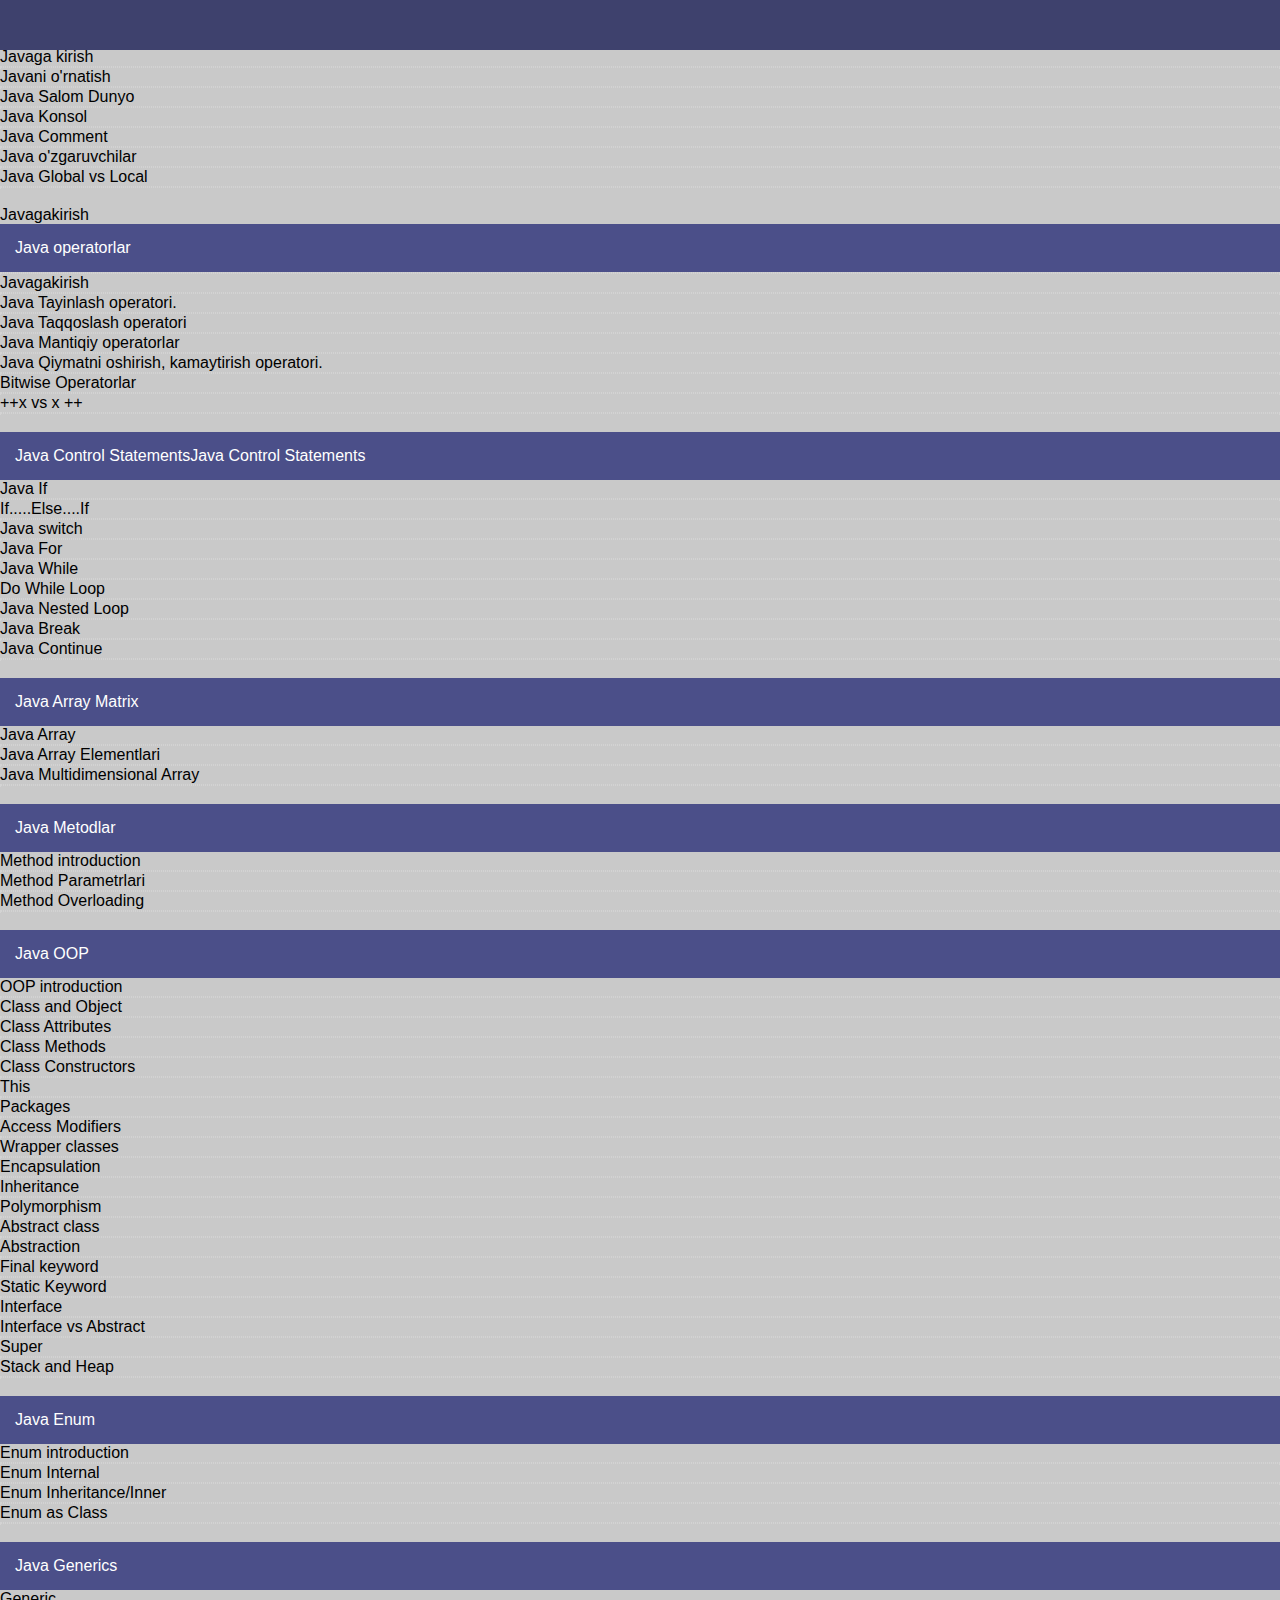
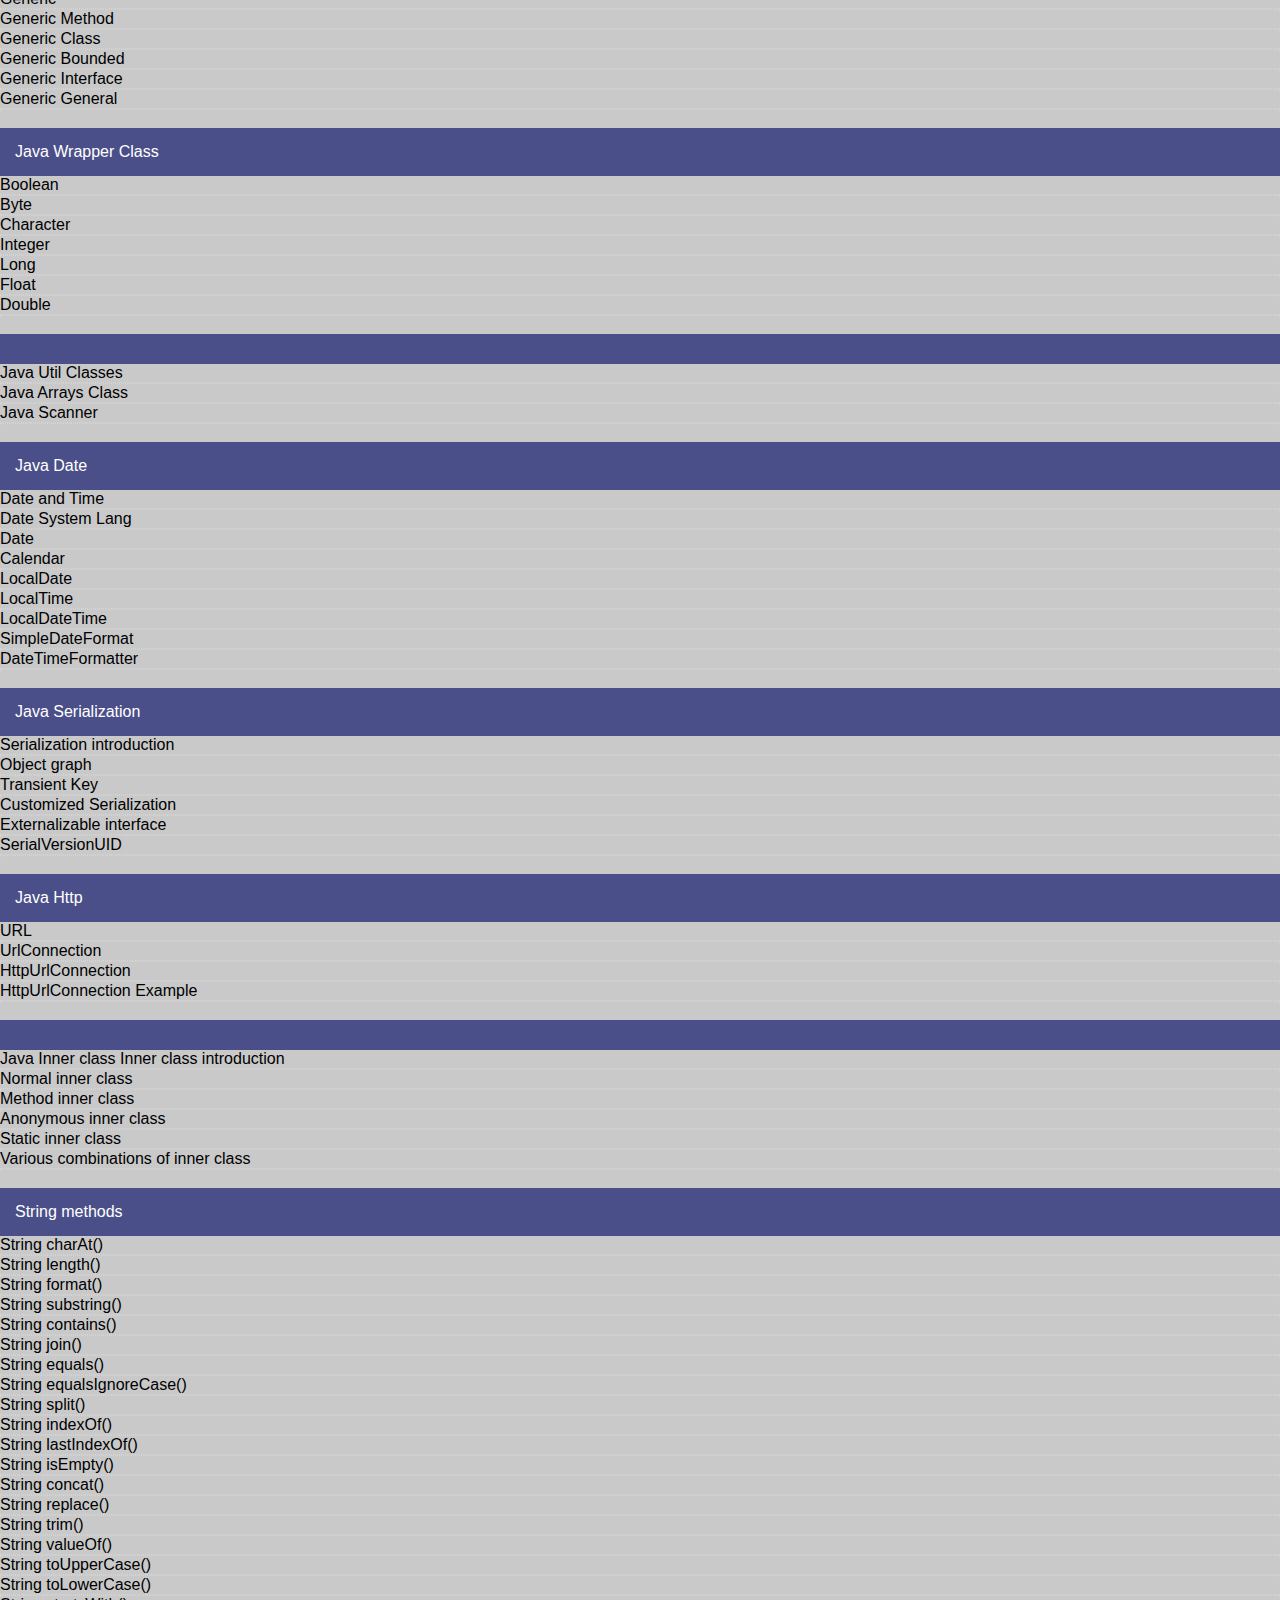
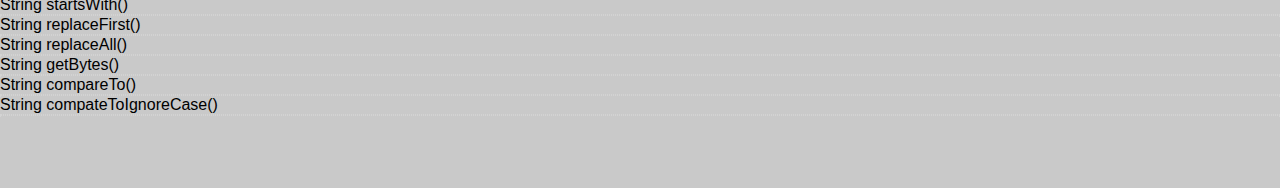
<file: left.html>
<!DOCTYPE html>
<html lang="en">
<head>
    <meta charset="UTF-8">
    <meta http-equiv="X-UA-Compatible" content="IE=edge">
    <meta name="viewport" content="width=device-width, initial-scale=1.0">
    <link rel="stylesheet" href="left.css">
    <link rel="preconnect" href="https://fonts.googleapis.com">
<link rel="preconnect" href="https://fonts.gstatic.com" crossorigin>
<link rel="stylesheet" href="https://cdnjs.cloudflare.com/ajax/libs/font-awesome/6.1.1/css/all.min.css" integrity="sha512-KfkfwYDsLkIlwQp6LFnl8zNdLGxu9YAA1QvwINks4PhcElQSvqcyVLLD9aMhXd13uQjoXtEKNosOWaZqXgel0g==" crossorigin="anonymous" referrerpolicy="no-referrer" />
<link href="https://fonts.googleapis.com/css2?family=Ubuntu:wght@300&display=swap" rel="stylesheet">
<link rel="preconnect" href="https://fonts.googleapis.com">
<link rel="preconnect" href="https://fonts.gstatic.com" crossorigin>
<link href="https://fonts.googleapis.com/css2?family=Quicksand:wght@300&family=Roboto&family=Ubuntu:wght@300&display=swap" rel="stylesheet">
    <title>Document</title>
</head>
<body>
    

    <div class="container">
        <a class="active3" href="java.html"><i class="fa-solid fa-align-justify"></i></a>

        <a class="active2" href="house.html"><i class="fa-solid fa-house-chimney"></i></a>
    </div>


    <div class="box">
        <p style="color: white; background-color: #4B4F89;padding: 15px;">  Java Boshlang'ich</p>
<a href="java.html"> Javaga kirish</a>
      <hr style="border: 1px dotted lightgray;">
      <a href="java.html">  Javani o'rnatish</a>
      <hr style="border: 1px dotted lightgray;">
      <a href="java.html">       Java Salom Dunyo</a>

      <hr style="border: 1px dotted lightgray;">
      <a href="java.html">       Java Konsol</a>

      <hr style="border: 1px dotted lightgray;">
      <a href="java.html">       Java Comment</a>

      
      <hr style="border: 1px dotted lightgray;">
      <a href="java.html">       Java o'zgaruvchilar</a>

      

      <hr style="border: 1px dotted lightgray;">
      <a href="java.html">       Java Global vs Local</a>

      
      <hr style="border: 1px dotted lightgray;">
      <br>
      <a href="java.html"> Javagakirish</a>
      <p style="color: white; background-color: #4B4F89;padding: 15px;"> Java operatorlar</p>
      
      <hr style="border: 1px dotted lightgray;">
      <a href="java.html"> Javagakirish</a>

      <hr style="border: 1px dotted lightgray;">
      <a href="java.html">        Java Tayinlash operatori.</a>
 
      <hr style="border: 1px dotted lightgray;">
      <a href="java.html">       Java Taqqoslash operatori</a>

      <hr style="border: 1px dotted lightgray;">
      <a href="java.html">       Java Mantiqiy operatorlar</a>

      <hr style="border: 1px dotted lightgray;">
      <a href="java.html">       Java Qiymatni oshirish, kamaytirish operatori.</a>

      <hr style="border: 1px dotted lightgray;">
      <a href="java.html">       Bitwise Operatorlar</a>

      <hr style="border: 1px dotted lightgray;">
      <a href="java.html">    ++x vs x ++</a>

      <hr style="border: 1px dotted lightgray;">
      <br>
      <p style="color: white; background-color: #4B4F89;padding: 15px;"><a href="java.html"> Java Control Statements</a>Java Control Statements</p>
      
      
      Java If
      <hr style="border: 1px dotted lightgray;">
      If.....Else....If
      <hr style="border: 1px dotted lightgray;">
      Java switch
      <hr style="border: 1px dotted lightgray;">
      Java For
      <hr style="border: 1px dotted lightgray;">
      Java While
      <hr style="border: 1px dotted lightgray;">
      Do While Loop
      <hr style="border: 1px dotted lightgray;">
      Java Nested Loop
      <hr style="border: 1px dotted lightgray;">
      Java Break
      <hr style="border: 1px dotted lightgray;">
      Java Continue
      <hr style="border: 1px dotted lightgray;">
      <br>
      <p style="color: white; background-color: #4B4F89;padding: 15px;">Java Array Matrix</p>
      
      
      Java Array
      <hr style="border: 1px dotted lightgray;">
      Java Array Elementlari
      <hr style="border: 1px dotted lightgray;">
      Java Multidimensional Array
      <hr style="border: 1px dotted lightgray;">
      <br>
      <p style="color: white; background-color: #4B4F89;padding: 15px;">Java Metodlar</p>
      
      Method introduction
      <hr style="border: 1px dotted lightgray;">
      Method Parametrlari
      <hr style="border: 1px dotted lightgray;">
      Method Overloading
      <hr style="border: 1px dotted lightgray;">
      <br>
      <p style="color: white; background-color: #4B4F89;padding: 15px;">Java OOP</p>
      
      
      OOP introduction
      <hr style="border: 1px dotted lightgray;">
      Class and Object
      <hr style="border: 1px dotted lightgray;">
      Class Attributes
      <hr style="border: 1px dotted lightgray;">
      Class Methods
      <hr style="border: 1px dotted lightgray;">
      Class Constructors
      <hr style="border: 1px dotted lightgray;">
      This
      <hr style="border: 1px dotted lightgray;">
      Packages
      <hr style="border: 1px dotted lightgray;">
      Access Modifiers
      <hr style="border: 1px dotted lightgray;">
      Wrapper classes
      <hr style="border: 1px dotted lightgray;">
      Encapsulation
      <hr style="border: 1px dotted lightgray;">
      Inheritance
      <hr style="border: 1px dotted lightgray;">
      Polymorphism
      <hr style="border: 1px dotted lightgray;">
      Abstract class
      <hr style="border: 1px dotted lightgray;">
      Abstraction
      <hr style="border: 1px dotted lightgray;">
      Final keyword
      <hr style="border: 1px dotted lightgray;">
      Static Keyword
      <hr style="border: 1px dotted lightgray;">
      Interface
      <hr style="border: 1px dotted lightgray;">
      Interface vs Abstract
      <hr style="border: 1px dotted lightgray;">
      Super
      <hr style="border: 1px dotted lightgray;">
      Stack and Heap
      <hr style="border: 1px dotted lightgray;">
      <br>
      <p style="color: white; background-color: #4B4F89;padding: 15px;">Java Enum</p>
      
      
      Enum introduction
      <hr style="border: 1px dotted lightgray;">
      Enum Internal
      <hr style="border: 1px dotted lightgray;">
      Enum Inheritance/Inner
      <hr style="border: 1px dotted lightgray;">
      Enum as Class
      <hr style="border: 1px dotted lightgray;">
      <br>
      <p style="color: white; background-color: #4B4F89;padding: 15px;">Java Generics</p>
      
      
      Generic
      <hr style="border: 1px dotted lightgray;">
      Generic Method
      <hr style="border: 1px dotted lightgray;">
      Generic Class
      <hr style="border: 1px dotted lightgray;">
      Generic Bounded
      <hr style="border: 1px dotted lightgray;">
      Generic Interface
      <hr style="border: 1px dotted lightgray;">
      Generic General
      <hr style="border: 1px dotted lightgray;">
      <br>
      <p style="color: white; background-color: #4B4F89;padding: 15px;">Java Wrapper Class</p>
      
      
      Boolean
      <hr style="border: 1px dotted lightgray;">
      Byte
      <hr style="border: 1px dotted lightgray;">
      Character
      <hr style="border: 1px dotted lightgray;">
      Integer
      <hr style="border: 1px dotted lightgray;">
      Long
      <hr style="border: 1px dotted lightgray;">
      Float
      <hr style="border: 1px dotted lightgray;">
      Double
      <hr style="border: 1px dotted lightgray;">
      <br>
      <p style="color: white; background-color: #4B4F89;padding: 15px;"></p>
      Java Util Classes
      <hr style="border: 1px dotted lightgray;">
      Java Arrays Class
      <hr style="border: 1px dotted lightgray;">  
      Java Scanner
      <hr style="border: 1px dotted lightgray;">
      <br>
      <p style="color: white; background-color: #4B4F89;padding: 15px;">Java Date</p>
      
      
      Date and Time
      <hr style="border: 1px dotted lightgray;">
      Date System Lang
      <hr style="border: 1px dotted lightgray;">
      Date
      <hr style="border: 1px dotted lightgray;">
      Calendar
      <hr style="border: 1px dotted lightgray;">
      LocalDate
      <hr style="border: 1px dotted lightgray;">
      LocalTime
      <hr style="border: 1px dotted lightgray;">
      LocalDateTime
      <hr style="border: 1px dotted lightgray;">
      SimpleDateFormat
      <hr style="border: 1px dotted lightgray;">
      DateTimeFormatter
      <hr style="border: 1px dotted lightgray;">
      <br>
      <p style="color: white; background-color: #4B4F89;padding: 15px;">Java Serialization</p>
      
      
      Serialization introduction
      <hr style="border: 1px dotted lightgray;">
      Object graph
      <hr style="border: 1px dotted lightgray;">
      Transient Key
      <hr style="border: 1px dotted lightgray;">
      Customized Serialization
      <hr style="border: 1px dotted lightgray;">
      Externalizable interface
      <hr style="border: 1px dotted lightgray;">
      SerialVersionUID
      <hr style="border: 1px dotted lightgray;">
      <br>
      <p style="color: white; background-color: #4B4F89;padding: 15px;">Java Http
      </p>
      
      URL
      <hr style="border: 1px dotted lightgray;">
      UrlConnection
      <hr style="border: 1px dotted lightgray;">
      HttpUrlConnection
      <hr style="border: 1px dotted lightgray;">
      HttpUrlConnection Example
      <hr style="border: 1px dotted lightgray;">
      <br>
      <p style="color: white; background-color: #4B4F89;padding: 15px;"></p>
      Java Inner class
      
      Inner class introduction
      <hr style="border: 1px dotted lightgray;">
      Normal inner class
      <hr style="border: 1px dotted lightgray;">
      Method inner class
      <hr style="border: 1px dotted lightgray;">
      Anonymous inner class
      <hr style="border: 1px dotted lightgray;">
      Static inner class
      <hr style="border: 1px dotted lightgray;">
      Various combinations of inner class
      <hr style="border: 1px dotted lightgray;">
      <br>
      <p style="color: white; background-color: #4B4F89;padding: 15px;">
          String methods
      </p>
      
      
      String charAt()
      <hr style="border: 1px dotted lightgray;">
      String length()
      <hr style="border: 1px dotted lightgray;">
      String format()
      <hr style="border: 1px dotted lightgray;">
      String substring()
      <hr style="border: 1px dotted lightgray;">
      String contains()
      <hr style="border: 1px dotted lightgray;">
      String join()
      <hr style="border: 1px dotted lightgray;">
      String equals()
      <hr style="border: 1px dotted lightgray;">
      String equalsIgnoreCase()
      <hr style="border: 1px dotted lightgray;">
      String split()
      <hr style="border: 1px dotted lightgray;">
      String indexOf()
      <hr style="border: 1px dotted lightgray;">
      String lastIndexOf()
      <hr style="border: 1px dotted lightgray;">
      String isEmpty()
      <hr style="border: 1px dotted lightgray;">
      String concat()
      <hr style="border: 1px dotted lightgray;">
      String replace()
      <hr style="border: 1px dotted lightgray;">
      String trim()
      <hr style="border: 1px dotted lightgray;">
      String valueOf()
      <hr style="border: 1px dotted lightgray;">
      String toUpperCase()
      <hr style="border: 1px dotted lightgray;">
      String toLowerCase()
      <hr style="border: 1px dotted lightgray;">
      String startsWith()
      <hr style="border: 1px dotted lightgray;">
      String replaceFirst()
      <hr style="border: 1px dotted lightgray;">
      String replaceAll()
      <hr style="border: 1px dotted lightgray;">
      String getBytes()
      <hr style="border: 1px dotted lightgray;">
      String compareTo()
      <hr style="border: 1px dotted lightgray;">
      String compateToIgnoreCase()
      <hr style="border: 1px dotted lightgray;">
      <br><br><br><br>
      </div>
       


  


</body>
</html>
</file>
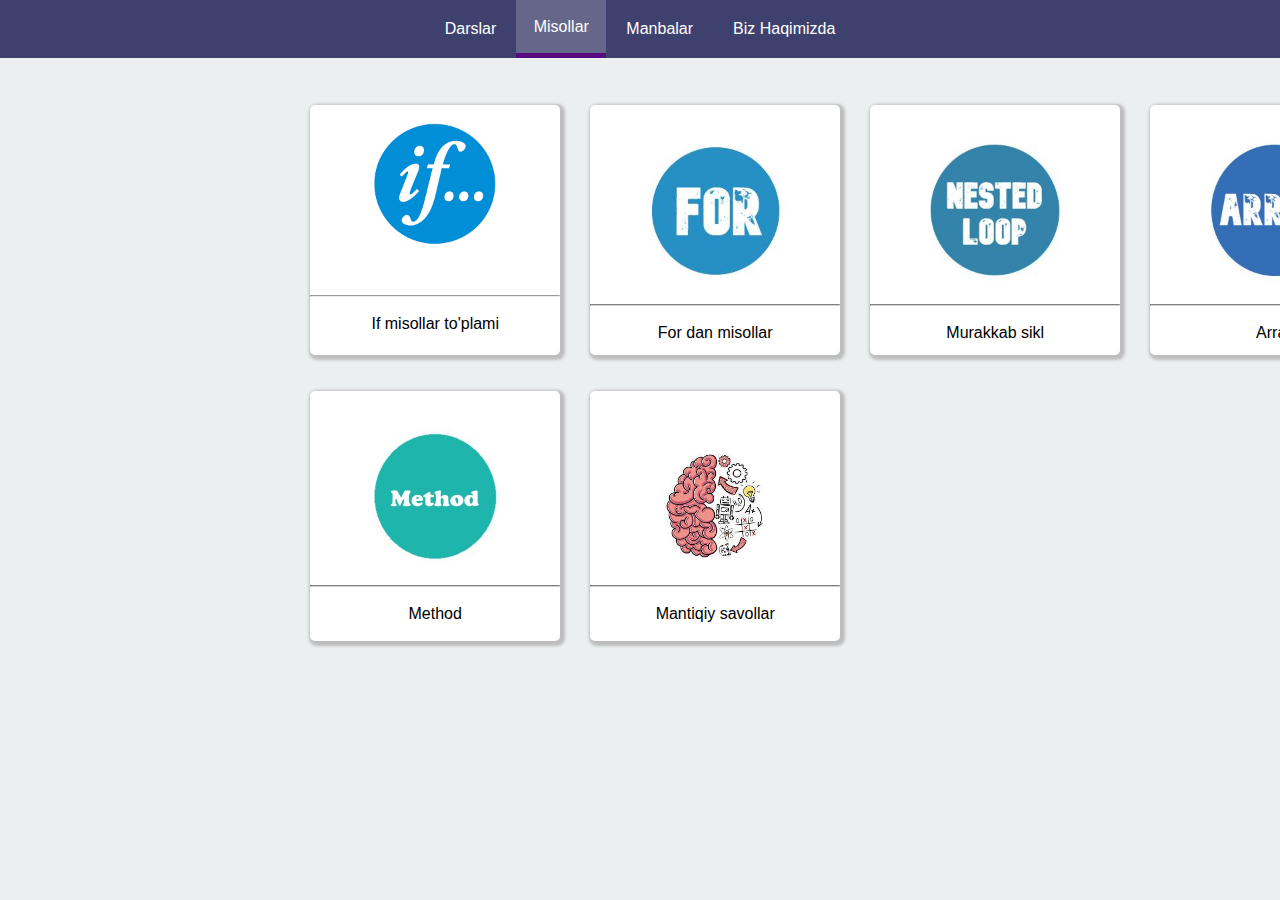
<file: misollar.html>
<!DOCTYPE html>
<html lang="en">
<head>
    <meta charset="UTF-8">
    <meta http-equiv="X-UA-Compatible" content="IE=edge">
    <meta name="viewport" content="width=device-width, initial-scale=1.0">
    <link rel="stylesheet" href="misollar.css">
    <link rel="preconnect" href="https://fonts.googleapis.com">
<link rel="preconnect" href="https://fonts.gstatic.com" crossorigin>
<link rel="stylesheet" href="https://cdnjs.cloudflare.com/ajax/libs/font-awesome/6.1.1/css/all.min.css" integrity="sha512-KfkfwYDsLkIlwQp6LFnl8zNdLGxu9YAA1QvwINks4PhcElQSvqcyVLLD9aMhXd13uQjoXtEKNosOWaZqXgel0g==" crossorigin="anonymous" referrerpolicy="no-referrer" />
<link href="https://fonts.googleapis.com/css2?family=Ubuntu:wght@300&display=swap" rel="stylesheet">
    <title>Document</title>
</head>
<body>
    
    <div class="container">
        <a href="index.html"><div>Darslar</div></a>
        <a href="misollar.html"><div class="active">Misollar</div></a>
        <a href="manbalar.html"><div>Manbalar</div></a>
        <a href="biz.html"><div>Biz Haqimizda</div></a>
        <a class="active2" href="house.html"><i class="fa-solid fa-house-chimney"></i></a>
    </div>



    <div class="katta">
        <div class="box">
            <a href="if.html">
                <div class="col">
                    <img src="./one.png" width="150px">
                    <br><br>
                    <hr style="width: 100%; color: lightgray;">
                    <br>
                    <p>If misollar to'plami</p>
                    <br>
                        </div>
            </a>
            <a href="">
                <div class="col">
                    <br><br>
                    <img src="./two.jpg" width="150px">
                    <br>
                    <hr style="width: 100%; color: lightgray;">
                    <br>
                    <p>For dan misollar</p>
                    <br>    
                </div>
            </a>
            <a href="">
                <div class="col">
                    <br><br>
                    <img src="./thre.jpg" width="150px">
                    <br>
                    <hr style="width: 100%; color: lightgray;">
                    <br>
                    <p>Murakkab sikl</p>
                    <br>
                </div>
            </a>
            <a href="">
                <div class="col">
                    <br><br>
                    <img src="./four.jpg" width="150px">
                    <br>
                    <hr style="width: 100%; color: lightgray;">
                    <br>
                    <p>Array</p>
                    <br>
                </div>
            </a>
            </div>
            <div class="box2">
                <a href="">
                    <div class="col">
                        <br><br>
                        <img src="./five.jpg" width="140px">
                        <br>
                        <hr style="width: 100%; color: lightgray;">
                        <br>
                        <p>Method</p>
                        <br>
                    </div>
                </a>
                <a href="">
                    <div class="col">
                        <br><br>
                        <img src="./six.jpg" width="122px">
                        <br>
                        <hr style="width: 100%; color: lightgray;">
                        <br>
                        <p>Mantiqiy savollar</p>
                    </div>
                </a>
            </div>
            
    </div>
    <br><br><br><br>

    



</body>
</html>
</file>
<file: style.css>
*{
    margin: 0;
    padding: 0;
    box-sizing: border-box;
    font-family: Verdana, Geneva, Tahoma, sans-serif;
}
body{
    background-color: #ECEFF0;
}
.container {
    display: flex;
    min-width: 100%;
    background-color: #3E416D;
    justify-content: center;
    align-items: center;
    position: fixed;
  }
.container > a{
    text-decoration: none;
    color: white;
}
.container > a > div:not(.active){
    background-color: #3E416D;
    padding: 20px;
}
.active{
    background-color: #65678A;
    padding: 17.5px;
    border-bottom: 5px solid #580B80;
}
.container > a > div:not(.active):hover{
    background-color: #65678A;
}
.active2{
    font-size: 0px;
    color: white;
}

.katta{
    width: 70%;
    padding: 44px;
    margin: auto;
    height: 1000px;
    display: flex;
    flex-direction: column;
}


.box{
    margin: auto;
    display: flex;
    justify-content: center;
    align-items: center;
    font-family: Verdana;
}
.col{
  min-width: 280px;
  margin: 15px;
  display: flex;
  flex-direction: column;
  align-items: center;
  justify-content: center;
  box-shadow: 2px 2px 3px 3px rgb(189, 189, 189);
  border-radius: 5px;
  height: 280px;
  text-decoration: none;
  background-color: white;
}

.box > a{
    text-decoration: none;
    color: black;
}

.box2{
    width: 200px;
    font-family: Verdana;
}

.box2 > a{
    text-decoration: none;
    color: black;
}




























@media only screen and (max-width: 560px) {

 .container{
     display: flex;
     justify-content: end;
     align-items: flex-end;
     text-decoration: none;
 }   
 .container > a > div{
  font-size: 0px;
}

.active2{
    padding: 20px;
    font-size: 25px;
}
.container > a > div:not(.active):hover{
  background-color: #3E416D;
  cursor: auto;
}

.active{
background-color: #3E416D;
border-bottom: none;
cursor: auto;
}

.box{
    flex-direction: column;
}





























}
</file>
<file: biz.css>
*{
    margin: 0;
    padding: 0;
    box-sizing: border-box;
    font-family: Verdana, Geneva, Tahoma, sans-serif;
}
body{
    background-color: #ECEFF0;
}
.container {
    display: flex;
    min-width: 100%;
    background-color: #3E416D;
    justify-content: center;
    align-items: center;
    position: fixed;
  }
.container > a{
    text-decoration: none;
    color: white;
}
.container > a > div:not(.active){
    background-color: #3E416D;
    padding: 20px;
}
.active{
    background-color: #65678A;
    padding: 17.5px;
    border-bottom: 5px solid #580B80;
}
.container > a > div:not(.active):hover{
    background-color: #65678A;
}
.active2{
    font-size: 0px;
    color: white;
}


.katta{
    width: 68%;
    margin: auto;
    display: flex;
    font-family: 'Gill Sans', 'Gill Sans MT', Calibri, 'Trebuchet MS', sans-serif;
    flex-direction: column;
    padding: 10px 20px;
    background-color: white;
}



























@media only screen and (max-width: 560px) {

    .container{
        display: flex;
        justify-content: end;
        align-items: flex-end;
        text-decoration: none;
    }   
    .container > a > div{
     font-size: 0px;
   }
   
   .active2{
       padding: 20px;
       font-size: 25px;
   }
   .container > a > div:not(.active):hover{
     background-color: #3E416D;
     cursor: auto;
   }
   
   .active{
   background-color: #3E416D;
   border-bottom: none;
   cursor: auto;
   }






























}
</file>
<file: style2.css>
*{
    margin: 0;
    padding: 0;
    box-sizing: border-box;
}
body{
    background-color: #ECEFF0;
    font-family: Verdana, Geneva, Tahoma, sans-serif;
}
.container {
    display: flex;
    min-width: 100%;
    background-color: #3E416D;
    justify-content: center;
    align-items: center;
    position: fixed;
  }
.container > a{
    text-decoration: none;
    color: white;
}
.container > a > div:not(.active){
    background-color: #3E416D;
    padding: 20px;
}
.active{
    background-color: #65678A;
    padding: 17.5px;
    border-bottom: 5px solid #580B80;
}
.container > a > div:not(.active):hover{
    background-color: #65678A;
}
.active2{
    font-size: 0px;
    color: white;
}

.active3{
    display: flex;

    font-size: 0px;
    color: white;
}

.bitta{
    width: 100%;
    display: inline-block;
}

.box{
    width: 20%;
    overflow: auto;
    display: flex;
    padding: 10px;
    position: fixed;
    height: 1000px;
    flex-direction: column;
    background: white;
}

.ong{
    width: 60%;
    padding: 30px;
    margin: auto;
    background: white;  
    display: flex;
    font-family: 'Roboto', sans-serif;
    margin: auto;
    flex-direction: column;
}

.ong2{
    width: 60%;
    padding: 30px;
    margin: auto;
    border: 0.5px solid lightgrey;
    border-radius: 5px;
    background: white;  
    display: flex;
    font-family: 'Roboto', sans-serif;
    margin: auto;
    flex-direction: column;
}

ul{
    margin-left: 30px;
}

.input{
    min-width: 90%;
    height: 170px;
}
.jjj{
display: flex;
justify-content: flex-end;
align-items: flex-end;
}
.jonat{
    background: green;
    border-radius: 3px;
    padding: 10px;
    width: 80px;
    border: none;
    color: white;
    font-family: Verdana, Geneva, Tahoma, sans-serif;
}














@media only screen and (max-width: 560px) {

    .container{
        display: flex;
        justify-content: end;
        align-items: flex-end;
        text-decoration: none;
    }   
    .container > a > div{
     font-size: 0px;
   }
   
   .active2{
       padding: 20px;
       font-size: 25px;
   }
   .container > a > div:not(.active):hover{
     background-color: #3E416D;
     cursor: auto;
   }
   
   .active{
   background-color: #3E416D;
   border-bottom: none;
   cursor: auto;
   }
   

   .active3{
    display: flex;
    align-items: center;
    margin-right: 260px;
    font-size: 25px;
    padding: 20px;
    z-index: 1;
    color: white;
}
   
   .box{
    width: 0px;
    height: 0px;
    background-color: #3E416D;
    color: #3E416D;
    margin-top: -20px;
    margin-left: 10px;
    z-index: -1;
       display: block;
       font-size: 0px;
   }
   
   .box > p{
       width: 0px;
       background-color: #3E416D;
       height: 0px;
   }
   
   .ong{
       width: 85%;
       margin: auto;
   }
   
   .ong2{
       width: 85%;
       margin: auto;
   }
   
   
   
   
   
   
   
   
   
   
   
   
   
   
   
   
   
   
   
   
   }
</file>
<file: java.css>
*{
    margin: 0;
    padding: 0;
    box-sizing: border-box;
}
body{
    background-color: #ECEFF0;
    font-family: Verdana, Geneva, Tahoma, sans-serif;
}
.container {
    display: flex;
    min-width: 100%;
    background-color: #3E416D;
    justify-content: center;
    align-items: center;
    position: fixed;
  }
.container > a{
    text-decoration: none;
    color: white;
}
.container > a > div:not(.active){
    background-color: #3E416D;
    padding: 20px;
}
.active{
    background-color: #65678A;
    padding: 17.5px;
    border-bottom: 5px solid #580B80;
}
.container > a > div:not(.active):hover{
    background-color: #65678A;
}
.active2{
    font-size: 0px;
    color: white;
}

.active3{
    display: flex;

    font-size: 0px;
    color: white;
}

.bitta{
    width: 100%;
    display: inline-block;
}

.box{
    width: 20%;
    overflow: auto;
    display: flex;
    padding: 10px;
    position: fixed;
    height: 1000px;
    flex-direction: column;
    background: white;
}

.ong{
    width: 60%;
    padding: 30px;
    margin: auto;
    background: white;  
    display: flex;
    font-family: 'Roboto', sans-serif;
    margin: auto;
    flex-direction: column;
}

.ong2{
    width: 60%;
    padding: 30px;
    margin: auto;
    border: 0.5px solid lightgrey;
    border-radius: 5px;
    background: white;  
    display: flex;
    font-family: 'Roboto', sans-serif;
    margin: auto;
    flex-direction: column;
}

ul{
    margin-left: 30px;
}

.input{
    min-width: 90%;
    height: 170px;
}
.jjj{
display: flex;
justify-content: flex-end;
align-items: flex-end;
}
.jonat{
    background: green;
    border-radius: 3px;
    padding: 10px;
    width: 80px;
    border: none;
    color: white;
    font-family: Verdana, Geneva, Tahoma, sans-serif;
}














@media only screen and (max-width: 560px) {

    .container{
        display: flex;
        justify-content: end;
        align-items: flex-end;
        text-decoration: none;
    }   
    .container > a > div{
     font-size: 0px;
   }
   
   .active2{
       padding: 20px;
       font-size: 25px;
   }
   .container > a > div:not(.active):hover{
     background-color: #3E416D;
     cursor: auto;
   }
   
   .active{
   background-color: #3E416D;
   border-bottom: none;
   cursor: auto;
   }
   

   .active3{
    display: flex;
    align-items: center;
    margin-right: 260px;
    font-size: 25px;
    padding: 20px;
    z-index: 1;
    color: white;
}
   
   .box{
    width: 0px;
    height: 0px;
    background-color: #3E416D;
    color: #3E416D;
    margin-top: -20px;
    margin-left: 10px;
    z-index: -1;
       display: block;
       font-size: 0px;
   }
   
   .box > p{
       width: 0px;
       background-color: #3E416D;
       height: 0px;
   }
   
   .ong{
       width: 85%;
       margin: auto;
   }
   
   .ong2{
       width: 85%;
       margin: auto;
   }
   
   
   
   
   
   
   
   
   
   
   
   
   
   
   
   
   
   
   
   
   }
</file>
<file: house.css>
a:not(.one){
    color: white;
    text-decoration: none;
    background-color: #009688;
    min-width: 100%;
    font-size: 25px;
    text-align: center;
}
.one{
    color: white;
    text-decoration: none;
    min-width: 100%;
    font-size: 20px;
    text-align: center;
    font-family: 'Ubuntu', sans-serif;
}
</file>
<file: if.css>
*{
    margin: 0;
    padding: 0;
    box-sizing: border-box;
}
body{
    background-color: #ECEFF0;
    font-family: Verdana, Geneva, Tahoma, sans-serif;
}
.container {
    display: flex;
    min-width: 100%;
    background-color: #3E416D;
    justify-content: center;
    align-items: center;
    position: fixed;
  }
.container > a{
    text-decoration: none;
    color: white;
}
.container > a > div:not(.active){
    background-color: #3E416D;
    padding: 20px;
}
.active{
    background-color: #65678A;
    padding: 17.5px;
    border-bottom: 5px solid #580B80;
}
.container > a > div:not(.active):hover{
    background-color: #65678A;
}
.active2{
    font-size: 0px;
    color: white;
}

.active3{
    display: flex;

    font-size: 0px;
    color: white;
}


.bitta{
    width: 100%;
    display: inline-block;
}

.box{
    width: 20%;
    overflow: auto;
    display: flex;
    padding: 10px;
    position: fixed;
    height: 1000px;
    flex-direction: column;
    background: white;
}

.ong{
    width: 60%;
    padding: 30px;
    margin: auto;
    background: white;  
    display: flex;
    font-family: 'Roboto', sans-serif;
    margin: auto;
    flex-direction: column;
}

.ong2{
    width: 60%;
    padding: 30px;
    margin: auto;
    border: 0.5px solid lightgrey;
    border-radius: 5px;
    background: white;  
    display: flex;
    font-family: 'Roboto', sans-serif;
    margin: auto;
    flex-direction: column;
}

ul{
    margin-left: 30px;
}

.input{
    min-width: 90%;
    height: 170px;
}
.jjj{
display: flex;
justify-content: flex-end;
align-items: flex-end;
}
.jonat{
    background: green;
    border-radius: 3px;
    padding: 10px;
    width: 80px;
    border: none;
    color: white;
    font-family: Verdana, Geneva, Tahoma, sans-serif;
}



@media only screen and (max-width: 560px) {

    .container{
        display: flex;
        justify-content: end;
        align-items: flex-end;
        text-decoration: none;
    }   
    .container > a > div{
     font-size: 0px;
   }
   
   .active2{
       padding: 20px;
       font-size: 25px;
   }
   .container > a > div:not(.active):hover{
     background-color: #3E416D;
     cursor: auto;
   }
   
   .active{
   background-color: #3E416D;
   border-bottom: none;
   cursor: auto;
   }
   

   .active3{
    display: flex;
    align-items: center;
    margin-right: 260px;
    font-size: 25px;
    padding: 20px;
    z-index: 1;
    color: white;
}
   
   .box{
    width: 0px;
    height: 0px;
    background-color: #3E416D;
    color: #3E416D;
    margin-top: -20px;
    margin-left: 10px;
    z-index: -1;
       display: block;
       font-size: 0px;
   }
   
   .box > p{
       width: 0px;
       background-color: #3E416D;
       height: 0px;
   }

   
   .ong{
    width: 85%;
    margin: auto;
}

.ong2{
    width: 85%;
    margin: auto;
}



   
   
   
   
   
   
   
   
   
   
   
   
   
   
   
   
   
   }
</file>
<file: left.css>
*{
    margin: 0;
    padding: 0;
    box-sizing: border-box;
}
body{
    background-color: #ECEFF0;
    font-family: Verdana, Geneva, Tahoma, sans-serif;
}

.container{
    background-color: #3E416D;
    padding: 10px;
    width: 100%;
    position: fixed;
    height: 50px;
    display: flex;
    align-items: flex-end;
    justify-content: flex-end;

}

.active2{
    font-size: 25px;
    color: white;
    padding: 6px;
}

.active3{
    display: flex;
    font-size: 25px;
    margin-right: 455px;
    padding: 6px;
    color: white;
}
.box{
    background-color: #C9C9C9;
    overflow: scroll;
}
.box > a{
    text-decoration: none;
    color: black;
}

.box > p > a{
    text-decoration: none;
    color: white;
}
</file>
<file: misollar.css>
*{
    margin: 0;
    padding: 0;
    box-sizing: border-box;
    font-family: Verdana, Geneva, Tahoma, sans-serif;
}
body{
    background-color: #ECEFF0;
}
.container {
    display: flex;
    min-width: 100%;
    background-color: #3E416D;
    justify-content: center;
    align-items: center;
    position: fixed;
  }
.container > a{
    text-decoration: none;
    color: white;
}
.container > a > div:not(.active){
    background-color: #3E416D;
    padding: 20px;
}
.active{
    background-color: #65678A;
    padding: 17.5px;
    border-bottom: 5px solid #580B80;
}
.container > a > div:not(.active):hover{
    background-color: #65678A;
}
.active2{
    font-size: 0px;
    color: white;
}



.katta{
    width: 67%;
    padding: 84px;
    margin: auto;
    height: 740px;
    display: flex;
    flex-direction: column;
}


.box{
    margin: auto;
    display: flex;
    justify-content: center;
    align-items: center;
    font-family: Verdana;
}
.col{
  min-width: 250px;
  margin: 15px;
  display: flex;
  flex-direction: column;
  align-items: center;
  justify-content: center;
  box-shadow: 2px 2px 3px 3px rgb(189, 189, 189);
  border-radius: 5px;
  height: 250px;
  text-decoration: none;
  background-color: white;
}

.box > a{
    text-decoration: none;
    color: black;
}

.box2{
    width: 200px;
    display: flex;
    font-family: Verdana;
}

.box2 > a{
    text-decoration: none;
    color: black;
}














































@media only screen and (max-width: 560px) {

    .container{
        display: flex;
        justify-content: end;
        align-items: flex-end;
        text-decoration: none;
    }   
    .container > a > div{
     font-size: 0px;
   }
   
   .active2{
       padding: 20px;
       font-size: 25px;
   }
   .container > a > div:not(.active):hover{
     background-color: #3E416D;
     cursor: auto;
   }
   
   .active{
   background-color: #3E416D;
   border-bottom: none;
   cursor: auto;
   }
   .box{
    flex-direction: column;
}
   .box2{
       flex-direction: column;
   }


























}
</file>
